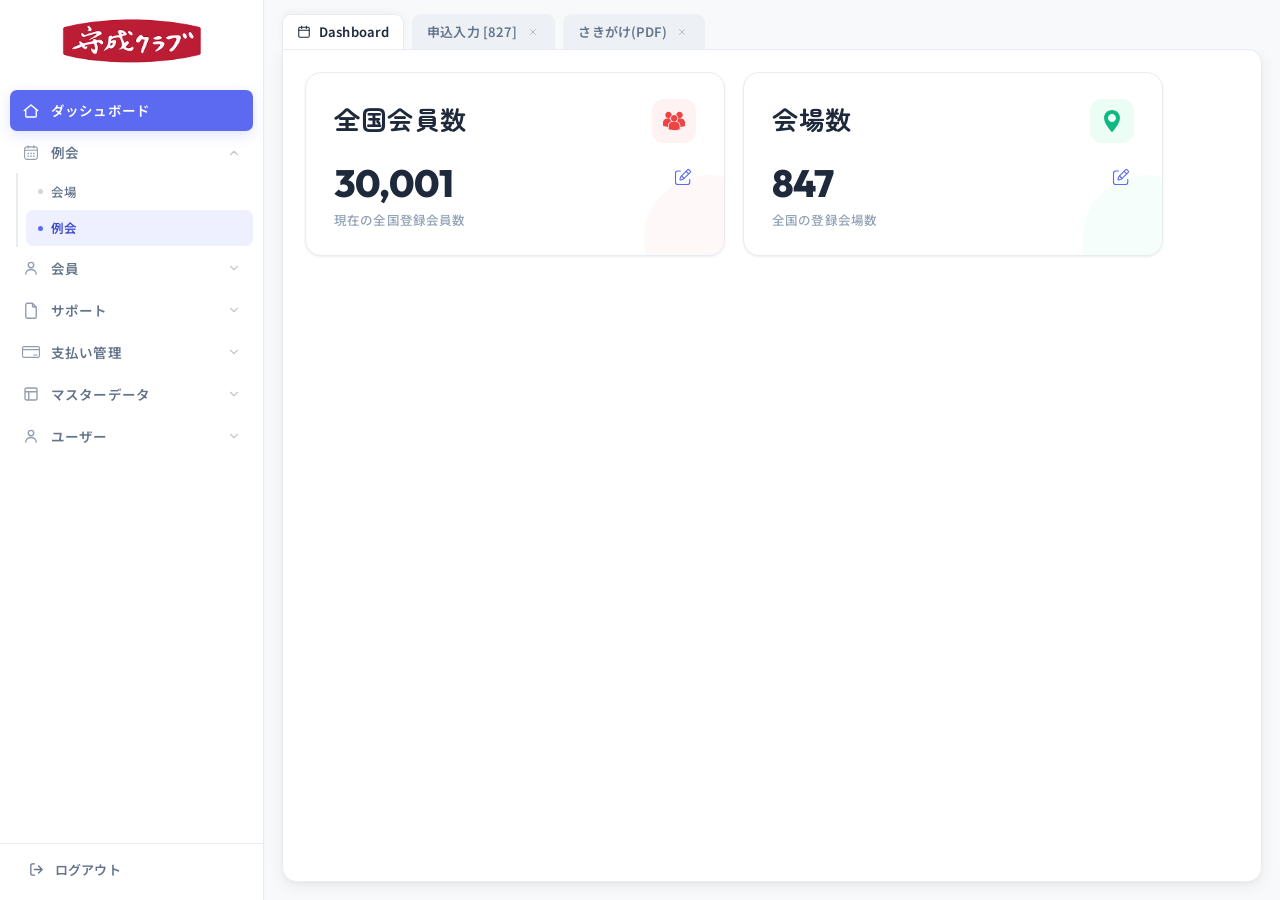
<file: index.html>
<!DOCTYPE html>
<html lang="ja">

<head>
  <meta charset="UTF-8">
  <meta name="viewport" content="width=device-width, initial-scale=1.0">
  <title>Syusei Club</title>
  <link rel="preconnect" href="https://fonts.googleapis.com">
  <link rel="preconnect" href="https://fonts.gstatic.com" crossorigin>
  <link
    href="https://fonts.googleapis.com/css2?family=Zen+Maru+Gothic:wght@500;700;900&family=Noto+Sans+JP:wght@400;500;600;700&family=Outfit:wght@400;500;600;700;800&display=swap"
    rel="stylesheet">
    <link rel="stylesheet" href="https://cdnjs.cloudflare.com/ajax/libs/font-awesome/6.5.1/css/all.min.css">
    <link rel="stylesheet" href="style.css">

</head>

<body>
  <div class="app">
    <!-- ============ SIDEBAR ============ -->
    <aside class="sidebar">
      <div class="brand">
        <div class="logo">
          <img src="images/logo.png" alt="Syusei Club">
        </div>
      </div>
      <nav class="nav">
        <div class="nav-group">
          <div class="nav-item active" data-view="dashboard">
            <svg class="ic" viewBox="0 0 24 24" fill="none">
              <path d="M3 11.5 12 4l9 7.5M5 10v9a1 1 0 0 0 1 1h12a1 1 0 0 0 1-1v-9" stroke="currentColor"
                stroke-width="1.8" stroke-linecap="round" stroke-linejoin="round" />
            </svg>
            ダッシュボード
          </div>
        </div>
        <div class="nav-group open">
          <div class="nav-item" onclick="toggleGroup(this)">
            <svg xmlns="http://www.w3.org/2000/svg" version="1.1" width="18" height="18" viewBox="0 0 64 64"
              fill="currentColor" class="ic">
              <path
                d="M56.562 17.372C56.246 12.117 51.858 8 46.573 8H44V6a2 2 0 0 0-4 0v2H24V6a2 2 0 0 0-4 0v2h-2.573c-5.286 0-9.674 4.117-9.989 9.372-.593 9.884-.582 19.91.033 29.799.312 5.022 4.335 9.045 9.357 9.357 5.033.313 10.102.469 15.171.469 5.068 0 10.138-.156 15.171-.469 5.022-.312 9.045-4.335 9.357-9.357.616-9.884.627-19.909.035-29.799zm-4.026 29.551a6.006 6.006 0 0 1-5.613 5.613c-9.902.615-19.944.615-29.846 0a6.006 6.006 0 0 1-5.613-5.613A241.309 241.309 0 0 1 11.147 24h41.707c.252 7.64.155 15.323-.318 22.923zM22 16a2 2 0 0 0 2-2v-2h16v2a2 2 0 0 0 4 0v-2h2.573c3.173 0 5.807 2.465 5.996 5.611.047.794.067 1.593.106 2.389h-41.35c.04-.796.059-1.595.106-2.389C11.62 14.465 14.253 12 17.427 12H20v2a2 2 0 0 0 2 2z" />
              <circle cx="22" cy="33" r="3" />
              <circle cx="32" cy="33" r="3" />
              <circle cx="22" cy="43" r="3" />
              <circle cx="42" cy="33" r="3" />
              <circle cx="42" cy="43" r="3" />
              <circle cx="32" cy="43" r="3" />
            </svg>
            例会
            <svg class="chev" viewBox="0 0 24 24" fill="none">
              <path d="m6 9 6 6 6-6" stroke="currentColor" stroke-width="2" stroke-linecap="round"
                stroke-linejoin="round" />
            </svg>
          </div>
          <div class="subnav">
            <div class="subitem"><span class="dot"></span>会場</div>
            <div class="subitem active" data-view="form"><span class="dot"></span>例会</div>
          </div>
        </div>
        <div class="nav-group">
          <div class="nav-item" onclick="toggleGroup(this)">
            <svg class="ic" viewBox="0 0 24 24" fill="none">
              <circle cx="12" cy="8" r="3.6" stroke="currentColor" stroke-width="1.8" />
              <path d="M5 20c0-3.3 3.1-6 7-6s7 2.7 7 6" stroke="currentColor" stroke-width="1.8"
                stroke-linecap="round" />
            </svg>
            会員
            <svg class="chev" viewBox="0 0 24 24" fill="none">
              <path d="m6 9 6 6 6-6" stroke="currentColor" stroke-width="2" stroke-linecap="round"
                stroke-linejoin="round" />
            </svg>
          </div>
          <div class="subnav">
            <div class="subitem"><span class="dot"></span>会員</div>
            <div class="subitem"><span class="dot"></span>会員店舗</div>
            <div class="subitem"><span class="dot"></span>会員紹介実績</div>
            <div class="subitem"><span class="dot"></span>会員実績（バッジ）</div>
            <div class="subitem"><span class="dot"></span>お気に入り店舗</div>
            <div class="subitem"><span class="dot"></span>お気に入り例会</div>
          </div>
        </div>
        <div class="nav-group">
          <div class="nav-item" onclick="toggleGroup(this)">
            <svg class="ic" viewBox="0 0 24 24" fill="none">
              <path d="M14 3v4a1 1 0 0 0 1 1h4M5 21V5a2 2 0 0 1 2-2h7l5 5v13a2 2 0 0 1-2 2H7a2 2 0 0 1-2-2Z"
                stroke="currentColor" stroke-width="1.8" stroke-linecap="round" stroke-linejoin="round" />
            </svg>
            サポート
            <svg class="chev" viewBox="0 0 24 24" fill="none">
              <path d="m6 9 6 6 6-6" stroke="currentColor" stroke-width="2" stroke-linecap="round"
                stroke-linejoin="round" />
            </svg>
          </div>
          <div class="subnav">
            <div class="subitem"><span class="dot"></span>お知らせ</div>
            <div class="subitem"><span class="dot"></span>新設会場情報</div>
            <div class="subitem"><span class="dot"></span>さきがけ（入会情報）</div>
            <div class="subitem" data-view="document"><span class="dot"></span>さきがけ(PDF)</div>
            <div class="subitem"><span class="dot"></span>ヘルプ内容</div>
            <div class="subitem"><span class="dot"></span>よくある質問</div>
          </div>
        </div>
        <div class="nav-group">
          <div class="nav-item" onclick="toggleGroup(this)">
            <svg xmlns="http://www.w3.org/2000/svg" version="1.1" width="17" height="17" viewBox="0 0 512 512"
              fill="currentColor" class="ic">
              <path
                d="M457.9 87.869H54.1c-29.83 0-54.1 24.27-54.1 54.1v228.063c0 29.83 24.27 54.1 54.101 54.1h403.8c29.83 0 54.1-24.27 54.1-54.1V141.969c-.001-29.83-24.271-54.1-54.101-54.1zm-403.799 32h403.8c12.186 0 22.1 9.914 22.1 22.1v31.762H32v-31.762c0-12.186 9.914-22.1 22.101-22.1zM457.9 392.131H54.1c-12.187 0-22.101-9.914-22.101-22.1V205.73h448v164.301c.001 12.186-9.913 22.1-22.099 22.1zm-11.35-49.551c0 8.837-7.163 16-16 16h-98.4c-8.837 0-16-7.163-16-16s7.163-16 16-16h98.4c8.837 0 16 7.163 16 16z" />
            </svg>
            支払い管理
            <svg class="chev" viewBox="0 0 24 24" fill="none">
              <path d="m6 9 6 6 6-6" stroke="currentColor" stroke-width="2" stroke-linecap="round"
                stroke-linejoin="round" />
            </svg>
          </div>
          <div class="subnav">
            <div class="subitem"><span class="dot"></span>サブスクリプション</div>
            <div class="subitem"><span class="dot"></span>請求書管理</div>
            <div class="subitem"><span class="dot"></span>支払い管理</div>
          </div>
        </div>
        <div class="nav-group">
          <div class="nav-item" onclick="toggleGroup(this)">
            <svg class="ic" viewBox="0 0 24 24" fill="none">
              <rect x="4" y="4" width="16" height="16" rx="2" stroke="currentColor" stroke-width="1.8" />
              <path d="M4 9h16M9 9v11" stroke="currentColor" stroke-width="1.8" />
            </svg>
            マスターデータ
            <svg class="chev" viewBox="0 0 24 24" fill="none">
              <path d="m6 9 6 6 6-6" stroke="currentColor" stroke-width="2" stroke-linecap="round"
                stroke-linejoin="round" />
            </svg>
          </div>
          <div class="subnav">
            <div class="subitem"><span class="dot"></span>都道府県管理</div>
            <div class="subitem"><span class="dot"></span>店舗カテゴリーマスター</div>
            <div class="subitem"><span class="dot"></span>バッジマスター</div>
            <div class="subitem"><span class="dot"></span>フィールドオプション</div>
            <div class="subitem"><span class="dot"></span>フィールドオプションデータ</div>
            <div class="subitem"><span class="dot"></span>システムユーザーリスト</div>
            <div class="subitem"><span class="dot"></span>システム設定</div>
          </div>
        </div>
        <div class="nav-group">
          <div class="nav-item" onclick="toggleGroup(this)">
            <svg class="ic" viewBox="0 0 24 24" fill="none">
              <circle cx="12" cy="8" r="3.6" stroke="currentColor" stroke-width="1.8" />
              <path d="M5 20c0-3.3 3.1-6 7-6s7 2.7 7 6" stroke="currentColor" stroke-width="1.8"
                stroke-linecap="round" />
            </svg>
            ユーザー
            <svg class="chev" viewBox="0 0 24 24" fill="none">
              <path d="m6 9 6 6 6-6" stroke="currentColor" stroke-width="2" stroke-linecap="round"
                stroke-linejoin="round" />
            </svg>
          </div>
          <div class="subnav">
            <div class="subitem"><span class="dot"></span>ユーザー管理</div>
          </div>
        </div>
      </nav>
      <div class="logout-wrapper">
        <div class="logout">
          <svg viewBox="0 0 24 24" fill="none">
            <path d="M15 17l5-5-5-5M20 12H9M9 4H6a2 2 0 0 0-2 2v12a2 2 0 0 0 2 2h3" stroke="currentColor"
              stroke-width="1.8" stroke-linecap="round" stroke-linejoin="round" />
          </svg>
          ログアウト
        </div>
      </div>
    </aside>

    <!-- ============ MAIN ============ -->
    <div class="main">
      <div class="tabs">
        <div class="tab active" data-view="dashboard">
          <svg viewBox="0 0 24 24" fill="none" width="14" height="14">
            <rect x="3" y="4" width="18" height="17" rx="2" stroke="currentColor" stroke-width="1.8" />
            <path d="M3 9h18M8 2v4M16 2v4" stroke="currentColor" stroke-width="1.8" stroke-linecap="round" />
          </svg>
          Dashboard
        </div>
        <div class="tab" data-view="form">
          申込入力 [827]
          <span class="x"><svg viewBox="0 0 24 24" fill="none">
              <path d="M6 6l12 12M18 6 6 18" stroke="currentColor" stroke-width="2.2" stroke-linecap="round" />
            </svg></span>
        </div>
        <div class="tab" data-view="document">
         さきがけ(PDF)
          <span class="x"><svg viewBox="0 0 24 24" fill="none">
              <path d="M6 6l12 12M18 6 6 18" stroke="currentColor" stroke-width="2.2" stroke-linecap="round" />
            </svg></span>
        </div>
      </div>

      <div class="view-wrap">
        <!-- ===== DASHBOARD ===== -->
        <section class="view active" id="view-dashboard">
          <div class="cards-grid">
            <div class="stat-card members-card" data-setting-id="2">
              <div class="stat-header">
                <div>
                  <div class="stat-title">全国会員数</div>
                </div>
                <div class="stat-icon">
                  <svg xmlns="http://www.w3.org/2000/svg" version="1.1" width="22" height="22" viewBox="0 0 80.13 80.13"
                    fill="currentColor">
                    <path
                      d="M48.355 17.922c3.705 2.323 6.303 6.254 6.776 10.817a11.69 11.69 0 0 0 4.966 1.112c6.491 0 11.752-5.261 11.752-11.751 0-6.491-5.261-11.752-11.752-11.752-6.429.002-11.644 5.169-11.742 11.574zm-7.699 24.062c6.491 0 11.752-5.262 11.752-11.752s-5.262-11.751-11.752-11.751c-6.49 0-11.754 5.262-11.754 11.752s5.264 11.751 11.754 11.751zm4.985.801h-9.972c-8.297 0-15.047 6.751-15.047 15.048v12.195l.031.191.84.263c7.918 2.474 14.797 3.299 20.459 3.299 11.059 0 17.469-3.153 17.864-3.354l.785-.397h.084V57.833c.003-8.297-6.747-15.048-15.044-15.048zm19.443-12.132h-9.895a14.483 14.483 0 0 1-4.47 10.088c7.375 2.193 12.771 9.032 12.771 17.11v3.758c9.77-.358 15.4-3.127 15.771-3.313l.785-.398h.084V45.699c0-8.296-6.75-15.046-15.046-15.046zm-45.049-.8c2.299 0 4.438-.671 6.25-1.814a14.544 14.544 0 0 1 5.467-9.276c.012-.22.033-.438.033-.66 0-6.491-5.262-11.752-11.75-11.752-6.492 0-11.752 5.261-11.752 11.752 0 6.488 5.26 11.75 11.752 11.75zm10.554 10.888a14.492 14.492 0 0 1-4.467-10.032c-.367-.027-.73-.056-1.104-.056h-9.971C6.75 30.653 0 37.403 0 45.699v12.197l.031.188.84.265c6.352 1.983 12.021 2.897 16.945 3.185v-3.683c.002-8.078 5.396-14.915 12.773-17.11z" />
                  </svg>
                </div>
              </div>
              <div class="number-wrapper">
                <div class="stat-number">30,001</div>
                <a href="javascript:void(0)" class="editBtn editBtnJS" data-id="2"
                  data-url="http://syusei-club-community.com/settings/2/edit" title="Edit" style="z-index:999;">
                  <span><svg xmlns="http://www.w3.org/2000/svg" version="1.1" width="18" height="18" viewBox="0 0 24 24"
                      fill="currentColor">
                      <path
                        d="M22.099 6.429c-2.126 2.126-7.116 7.115-8.333 8.328a2.756 2.756 0 0 1-.912.604c-.976.405-3.357 1.339-4.057 1.386a1.45 1.45 0 0 1-1.544-1.544c.047-.7.981-3.079 1.379-4.051.139-.345.346-.658.609-.92l8.33-8.331a2.153 2.153 0 0 1 3.042 0l1.486 1.486a2.153 2.153 0 0 1 0 3.042zM8.756 15.244c.684-.086 2.683-.92 3.523-1.269a1.249 1.249 0 0 0 .426-.279l.001-.001a8610.44 8610.44 0 0 0 8.332-8.327.65.65 0 0 0 0-.92l-1.486-1.486a.65.65 0 0 0-.92 0l-8.331 8.331a1.24 1.24 0 0 0-.277.419l-.002.004c-.345.842-1.18 2.843-1.266 3.528z" />
                      <path
                        d="M20.118 7.349a.75.75 0 1 1-1.061 1.061L15.59 4.943a.75.75 0 1 1 1.061-1.061zM13.997 13.47a.749.749 0 1 1-1.06 1.06L9.47 11.063a.749.749 0 1 1 1.06-1.06z" />
                      <path
                        d="M8.5 3.25a.75.75 0 0 1 0 1.5H5A2.25 2.25 0 0 0 2.75 7v12A2.25 2.25 0 0 0 5 21.25h13A2.25 2.25 0 0 0 20.25 19v-3.5a.75.75 0 0 1 1.5 0V19A3.752 3.752 0 0 1 18 22.75H5A3.752 3.752 0 0 1 1.25 19V7A3.75 3.75 0 0 1 5 3.25z" />
                    </svg></span>
                </a>
              </div>
              <div class="stat-subtitle">現在の全国登録会員数</div>
            </div>
            <div class="stat-card venues-card" data-setting-id="3">
              <div class="stat-header">
                <div>
                  <div class="stat-title">会場数</div>
                </div>
                <div class="stat-icon">
                  <svg xmlns="http://www.w3.org/2000/svg" version="1.1" width="22" height="22" viewBox="0 0 512 512"
                    fill="currentColor">
                    <path
                      d="M256 0C153.755 0 70.573 83.182 70.573 185.426c0 126.888 165.939 313.167 173.004 321.035 6.636 7.391 18.222 7.378 24.846 0 7.065-7.868 173.004-194.147 173.004-321.035C441.425 83.182 358.244 0 256 0zm0 278.719c-51.442 0-93.292-41.851-93.292-93.293S204.559 92.134 256 92.134s93.291 41.851 93.291 93.293-41.85 93.292-93.291 93.292z" />
                  </svg>
                </div>
              </div>
              <div class="number-wrapper">
                <div class="stat-number">847</div>
                <a href="javascript:void(0)" class="editBtn editBtnJS" data-id="3" title="Edit" style="z-index:999;">
                  <span><svg xmlns="http://www.w3.org/2000/svg" version="1.1" width="18" height="18" viewBox="0 0 24 24"
                      fill="currentColor">
                      <path
                        d="M22.099 6.429c-2.126 2.126-7.116 7.115-8.333 8.328a2.756 2.756 0 0 1-.912.604c-.976.405-3.357 1.339-4.057 1.386a1.45 1.45 0 0 1-1.544-1.544c.047-.7.981-3.079 1.379-4.051.139-.345.346-.658.609-.92l8.33-8.331a2.153 2.153 0 0 1 3.042 0l1.486 1.486a2.153 2.153 0 0 1 0 3.042zM8.756 15.244c.684-.086 2.683-.92 3.523-1.269a1.249 1.249 0 0 0 .426-.279l.001-.001a8610.44 8610.44 0 0 0 8.332-8.327.65.65 0 0 0 0-.92l-1.486-1.486a.65.65 0 0 0-.92 0l-8.331 8.331a1.24 1.24 0 0 0-.277.419l-.002.004c-.345.842-1.18 2.843-1.266 3.528z" />
                      <path
                        d="M20.118 7.349a.75.75 0 1 1-1.061 1.061L15.59 4.943a.75.75 0 1 1 1.061-1.061zM13.997 13.47a.749.749 0 1 1-1.06 1.06L9.47 11.063a.749.749 0 1 1 1.06-1.06z" />
                      <path
                        d="M8.5 3.25a.75.75 0 0 1 0 1.5H5A2.25 2.25 0 0 0 2.75 7v12A2.25 2.25 0 0 0 5 21.25h13A2.25 2.25 0 0 0 20.25 19v-3.5a.75.75 0 0 1 1.5 0V19A3.752 3.752 0 0 1 18 22.75H5A3.752 3.752 0 0 1 1.25 19V7A3.75 3.75 0 0 1 5 3.25z" />
                    </svg></span>
                </a>
              </div>
              <div class="stat-subtitle">全国の登録会場数</div>
            </div>
          </div>
        </section>

        <!-- ===== FORM VIEW ===== -->
        <section class="view" id="view-form">
          <div class="form-scroll">
            <div class="card-grid">
              <div class="lines">
                <div class="lines-head">
                  <div class="grid-filter">
                    <a href="#" class="filter-btn" title="フィルター">
                      <svg xmlns="http://www.w3.org/2000/svg" version="1.1" width="24" height="24" viewBox="0 0 512 512"
                        fill="currentColor">
                        <path
                          d="M16 90.259h243.605c7.342 33.419 37.186 58.508 72.778 58.508s65.436-25.088 72.778-58.508H496c8.836 0 16-7.164 16-16s-7.164-16-16-16h-90.847c-7.356-33.402-37.241-58.507-72.77-58.507-35.548 0-65.419 25.101-72.772 58.507H16c-8.836 0-16 7.164-16 16s7.164 16 16 16zm273.877-15.958.001-.172c.07-23.367 19.137-42.376 42.505-42.376 23.335 0 42.403 18.983 42.504 42.339l.003.235c-.037 23.407-19.091 42.441-42.507 42.441-23.406 0-42.454-19.015-42.507-42.408zM496 421.74h-90.847c-7.357-33.401-37.241-58.507-72.77-58.507-35.548 0-65.419 25.102-72.772 58.507H16c-8.836 0-16 7.163-16 16s7.164 16 16 16h243.605c7.342 33.419 37.186 58.508 72.778 58.508s65.436-25.089 72.778-58.508H496c8.836 0 16-7.163 16-16s-7.164-16-16-16zm-163.617 58.508c-23.406 0-42.454-19.015-42.507-42.408l.001-.058.001-.172c.07-23.367 19.137-42.377 42.505-42.377 23.335 0 42.403 18.983 42.504 42.338l.003.235c-.034 23.41-19.089 42.442-42.507 42.442zM496 240H252.395c-7.342-33.419-37.186-58.507-72.778-58.507S114.181 206.581 106.839 240H16c-8.836 0-16 7.164-16 16 0 8.837 7.164 16 16 16h90.847c7.357 33.401 37.241 58.507 72.77 58.507 35.548 0 65.419-25.102 72.772-58.507H496c8.836 0 16-7.163 16-16 0-8.836-7.164-16-16-16zm-273.877 15.958-.001.172c-.07 23.367-19.137 42.376-42.505 42.376-23.335 0-42.403-18.983-42.504-42.338l-.003-.234c.035-23.41 19.09-42.441 42.507-42.441 23.406 0 42.454 19.014 42.507 42.408z" />
                      </svg>
                    </a>
                    <a href="#" class="reload-btn" title="リロード">
                      <svg xmlns="http://www.w3.org/2000/svg" version="1.1" width="24" height="24" viewBox="0 0 24 24"
                        fill="currentColor">
                        <path
                          d="M21 4a1 1 0 0 0-1 1v1.004A10.02 10.02 0 0 0 12 2a9.946 9.946 0 0 0-9.753 7.778 1 1 0 0 0 1.951.444A7.955 7.955 0 0 1 12 4c2.885 0 5.502 1.565 6.914 4H17a1 1 0 1 0 0 2h4a1 1 0 0 0 1-1V5a1 1 0 0 0-1-1zM3 20a1 1 0 0 0 1-1v-1.025A9.924 9.924 0 0 0 12 22a9.946 9.946 0 0 0 9.753-7.778 1 1 0 0 0-1.951-.444A7.955 7.955 0 0 1 12 20c-2.886 0-5.478-1.528-6.908-4H7a1 1 0 1 0 0-2H3a1 1 0 0 0-1 1v4a1 1 0 0 0 1 1z" />
                      </svg>
                    </a>
                  </div>
                  <button class="btn btn-primary">
                    <svg viewBox="0 0 24 24" fill="none" width="16" height="16">
                      <path d="M4 4h16v4H4V4zm0 6h16v10H4V10z" stroke="currentColor" stroke-width="1.8"
                        stroke-linecap="round" stroke-linejoin="round"></path>
                      <path d="M8 14h8M8 17h5" stroke="currentColor" stroke-width="1.8" stroke-linecap="round"></path>
                    </svg>
                    CSVエクスポート
                  </button>
                </div>
                <div class="tbl-wrap">
                  <table>
                    <thead>
                      <tr>
                        <th>行No</th>
                        <th>操作</th>
                        <th>開催日</th>
                        <th>開催時間</th>
                        <th>例会名</th>
                        <th>会場コード</th>
                        <th>会場名</th>
                        <th>開催場所（施設名）</th>
                        <th>予定参加者数</th>
                        <th>郵便番号</th>
                        <th>住所</th>
                      </tr>
                    </thead>
                    <tbody>
                      <tr class="filter-row">
                        <th></th>
                        <th></th>
                        <th><input type="date"></th>
                        <th><input type="text" placeholder="絞り込み"></th>
                        <th><input type="text" placeholder="絞り込み"></th>
                        <th><input type="text" placeholder="絞り込み"></th>
                        <th><input type="text" placeholder="絞り込み"></th>
                        <th><input type="text" placeholder="絞り込み"></th>
                        <th><input type="text" placeholder="絞り込み"></th>
                        <th><input type="text" placeholder="絞り込み"></th>
                        <th><input type="text" placeholder="絞り込み"></th>
                      </tr>
                      <tr>
                        <td class="num">1</td>
                        <td>
                          <div class="rowact">
                            <button class="iconbtn" onclick="openModal()">
                              <svg viewBox="0 0 24 24" fill="none">
                                <path d="M12 20h9M16.5 3.5a2.1 2.1 0 0 1 3 3L7 19l-4 1 1-4 12.5-12.5Z"
                                  stroke="currentColor" stroke-width="1.8" stroke-linecap="round"
                                  stroke-linejoin="round" />
                              </svg>
                            </button>
                            <button class="iconbtn del">
                              <svg viewBox="0 0 24 24" fill="none">
                                <path d="M4 7h16M9 7V4h6v3m-8 0 1 13h8l1-13" stroke="currentColor" stroke-width="1.8"
                                  stroke-linecap="round" stroke-linejoin="round" />
                              </svg>
                            </button>
                          </div>
                        </td>
                        <td>2026-08-25</td>
                        <td>11:30~</td>
                        <td>第17回 ヒノノ高松例会</td>
                        <td>22502</td>
                        <td>ヒノノ高松</td>
                        <td>KANEMITSU CAPITAL HOTEL</td>
                        <td class="num">40</td>
                        <td>760-0008</td>
                        <td>香川県高松市中野町23-1</td>
                      </tr>
                      <tr>
                        <td class="num">2</td>
                        <td>
                          <div class="rowact">
                            <button class="iconbtn" onclick="openModal()">
                              <svg viewBox="0 0 24 24" fill="none">
                                <path d="M12 20h9M16.5 3.5a2.1 2.1 0 0 1 3 3L7 19l-4 1 1-4 12.5-12.5Z"
                                  stroke="currentColor" stroke-width="1.8" stroke-linecap="round"
                                  stroke-linejoin="round" />
                              </svg>
                            </button>
                            <button class="iconbtn del">
                              <svg viewBox="0 0 24 24" fill="none">
                                <path d="M4 7h16M9 7V4h6v3m-8 0 1 13h8l1-13" stroke="currentColor" stroke-width="1.8"
                                  stroke-linecap="round" stroke-linejoin="round" />
                              </svg>
                            </button>
                          </div>
                        </td>
                        <td>2026-12-08</td>
                        <td>11:30~</td>
                        <td>第21回 ヒノノ高松例会</td>
                        <td>22502</td>
                        <td>ヒノノ高松</td>
                        <td>KANEMITSU CAPITAL HOTEL</td>
                        <td class="num">40</td>
                        <td>760-0008</td>
                        <td>香川県高松市中野町23-1</td>
                      </tr>
                      <tr>
                        <td class="num">3</td>
                        <td>
                          <div class="rowact">
                            <button class="iconbtn" onclick="openModal()">
                              <svg viewBox="0 0 24 24" fill="none">
                                <path d="M12 20h9M16.5 3.5a2.1 2.1 0 0 1 3 3L7 19l-4 1 1-4 12.5-12.5Z"
                                  stroke="currentColor" stroke-width="1.8" stroke-linecap="round"
                                  stroke-linejoin="round" />
                              </svg>
                            </button>
                            <button class="iconbtn del">
                              <svg viewBox="0 0 24 24" fill="none">
                                <path d="M4 7h16M9 7V4h6v3m-8 0 1 13h8l1-13" stroke="currentColor" stroke-width="1.8"
                                  stroke-linecap="round" stroke-linejoin="round" />
                              </svg>
                            </button>
                          </div>
                        </td>
                        <td>2026-10-13</td>
                        <td>11:30~</td>
                        <td>第19回 ヒノノ高松例会</td>
                        <td>22502</td>
                        <td>ヒノノ高松</td>
                        <td>KANEMITSU CAPITAL HOTEL</td>
                        <td class="num">40</td>
                        <td>760-0008</td>
                        <td>香川県高松市中野町23-1</td>
                      </tr>
                      <tr>
                        <td class="num">4</td>
                        <td>
                          <div class="rowact">
                            <button class="iconbtn" onclick="openModal()">
                              <svg viewBox="0 0 24 24" fill="none">
                                <path d="M12 20h9M16.5 3.5a2.1 2.1 0 0 1 3 3L7 19l-4 1 1-4 12.5-12.5Z"
                                  stroke="currentColor" stroke-width="1.8" stroke-linecap="round"
                                  stroke-linejoin="round" />
                              </svg>
                            </button>
                            <button class="iconbtn del">
                              <svg viewBox="0 0 24 24" fill="none">
                                <path d="M4 7h16M9 7V4h6v3m-8 0 1 13h8l1-13" stroke="currentColor" stroke-width="1.8"
                                  stroke-linecap="round" stroke-linejoin="round" />
                              </svg>
                            </button>
                          </div>
                        </td>
                        <td>2026-09-17</td>
                        <td>11:30~</td>
                        <td>第18回 ヒノノ高松例会</td>
                        <td>22502</td>
                        <td>ヒノノ高松</td>
                        <td>KANEMITSU CAPITAL HOTEL</td>
                        <td class="num">40</td>
                        <td>760-0008</td>
                        <td>香川県高松市中野町23-1</td>
                      </tr>
                    </tbody>
                  </table>
                </div>
              </div>
            </div>
          </div>
        </section>
        <section class="view" id="view-document">
          <div class="doc-view">
            <!-- Upload Card -->
            <div class="doc-card">
              <div class="doc-card-head">
                <i class="fas fa-cloud-upload-alt"></i>
                <span>アップロード</span>
              </div>
              <div class="doc-card-body">
                <form id="documentUploadForm" enctype="multipart/form-data">
                  <div class="doc-form-row">
                    <div class="doc-field">
                      <label><i class="far fa-file-alt"></i> タイトル</label>
                      <input type="text" name="title" class="doc-input" placeholder="例: 支店別月次報告">
                    </div>
                    <div class="doc-field">
                      <label><i class="far fa-calendar-alt"></i> 年月 <span class="req">*</span></label>
                      <input type="text" id="documentMonthInput" name="document_month" class="doc-input doc-month"
                        value="2026-06" readonly>
                    </div>
                  </div>
                  <div class="doc-upload-row">
                    <label class="doc-ulabel"><i class="far fa-file-pdf"></i> PDFファイル <span class="req">*</span></label>
                    <div class="file-pick">
                      <div class="input-wrapper">
                        <input type="file" id="documentFileInput" class="file-hidden" accept="application/pdf"
                          name="inputFile">
                        <label for="documentFileInput" class="pick-btn">
                          <i class="fas fa-folder-open"></i> ファイルを選択
                        </label>
                        <span class="pick-name" id="documentFileNameDisplay">ファイルが選択されていません</span>
                      </div>
                      <button type="button" id="documentUploadBtn" class="btn btn-primary doc-upload-btn">
                        <i class="fas fa-upload"></i> アップロード
                      </button>
                    </div>
                  </div>
                </form>
              </div>
            </div>

            <!-- File Category Lists -->
            <div class="file-cats" id="documentCategoryList">
              <div class="file-card" data-category="MEMBERSHIP_INFORMATION">
                <div class="file-card-head">
                  <i class="fas fa-folder-open"></i>
                  <span>MEMBERSHIP_INFORMATION</span>
                </div>
                <ul class="file-items">
                  <li class="file-row" data-document-id="104" data-file-name="dummy2.pdf">
                    <div class="file-info">
                      <a href="#" target="_blank" class="file-link">
                        <i class="far fa-file-pdf"></i> dummy2.pdf
                      </a>
                      <div class="file-meta">
                        <span>📄 タイトル: <strong>dummy2</strong></span>
                        <span>📅 年月: <span class="month-chip">2026-06</span></span>
                        <span>🕒 更新日時: 2026-06-03 18:09</span>
                      </div>
                    </div>
                    <button class="ico-btn del-ico" title="削除">
                      <i class="far fa-trash-alt"></i>
                    </button>
                  </li>
                  <li class="file-row" data-document-id="103" data-file-name="dummy1.pdf">
                    <div class="file-info">
                      <a href="#" target="_blank" class="file-link">
                        <i class="far fa-file-pdf"></i> dummy1.pdf
                      </a>
                      <div class="file-meta">
                        <span>📄 タイトル: <strong>dummy1</strong></span>
                        <span>📅 年月: <span class="month-chip">2026-06</span></span>
                        <span>🕒 更新日時: 2026-06-03 17:58</span>
                      </div>
                    </div>
                    <button class="ico-btn del-ico" title="削除">
                      <i class="far fa-trash-alt"></i>
                    </button>
                  </li>
                </ul>
              </div>
            </div>
          </div>
        </section>
      </div>
    </div>
  </div>

  <!-- ===== MODAL ===== -->
  <div class="overlay" id="overlay">
    <div class="modal">
      <div class="modal-head">
        <div class="micon">
          <svg viewBox="0 0 24 24" fill="none">
            <path d="M12 20h9M16.5 3.5a2.1 2.1 0 0 1 3 3L7 19l-4 1 1-4 12.5-12.5Z" stroke="currentColor"
              stroke-width="1.8" stroke-linecap="round" stroke-linejoin="round" />
          </svg>
        </div>
        <div>
          <h3>例会詳細の編集</h3>
          <div class="sub">第17回 ヒノノ高松例会 · 2026-08-25</div>
        </div>
        <button class="modal-close" onclick="closeModal()">
          <svg viewBox="0 0 24 24" fill="none">
            <path d="M6 6l12 12M18 6 6 18" stroke="currentColor" stroke-width="2.2" stroke-linecap="round" />
          </svg>
        </button>
      </div>
      <div class="modal-body">
        <div class="mgrid">
          <div class="mfield span2 req-field">
            <label>例会名 <span class="req">*</span></label>
            <input class="ro" value="第17回 ヒノノ高松例会" readonly>
          </div>
          <div class="mfield req-field">
            <label>開催日 <span class="req">*</span></label>
            <input type="date" value="2026-08-25">
          </div>
          <div class="mfield req-field">
            <label>開催時間 <span class="req">*</span></label>
            <input value="11:30~">
          </div>
          <div class="mfield">
            <label>会場コード</label>
            <input class="ro num" value="22502" readonly>
          </div>
          <div class="mfield">
            <label>会場名</label>
            <input class="ro" value="ヒノノ高松" readonly>
          </div>
          <div class="mfield span2">
            <label>開催場所（施設名）</label>
            <input class="ro" value="KANEMITSU CAPITAL HOTEL" readonly>
          </div>
          <div class="mfield">
            <label>予定参加者数</label>
            <input class="num" value="40">
          </div>
          <div class="mfield">
            <label>郵便番号</label>
            <input value="760-0008">
          </div>
          <div class="mfield span2">
            <label>住所</label>
            <input value="香川県高松市中野町23-1">
          </div>
          <div class="mfield full">
            <label>備考</label>
            <textarea placeholder="メモを入力…"></textarea>
          </div>
        </div>
      </div>
      <div class="modal-foot">
        <button class="btn btn-danger" onclick="closeModal()">閉じる</button>
        <button class="btn btn-primary" onclick="closeModal()">
          <svg viewBox="0 0 24 24" fill="none">
            <path d="M5 13l4 4L19 7" stroke="currentColor" stroke-width="2.2" stroke-linecap="round"
              stroke-linejoin="round" />
          </svg>
          保存
        </button>
      </div>
    </div>
  </div>

  <script src="main.js"></script>
</body>

</html>
</file>
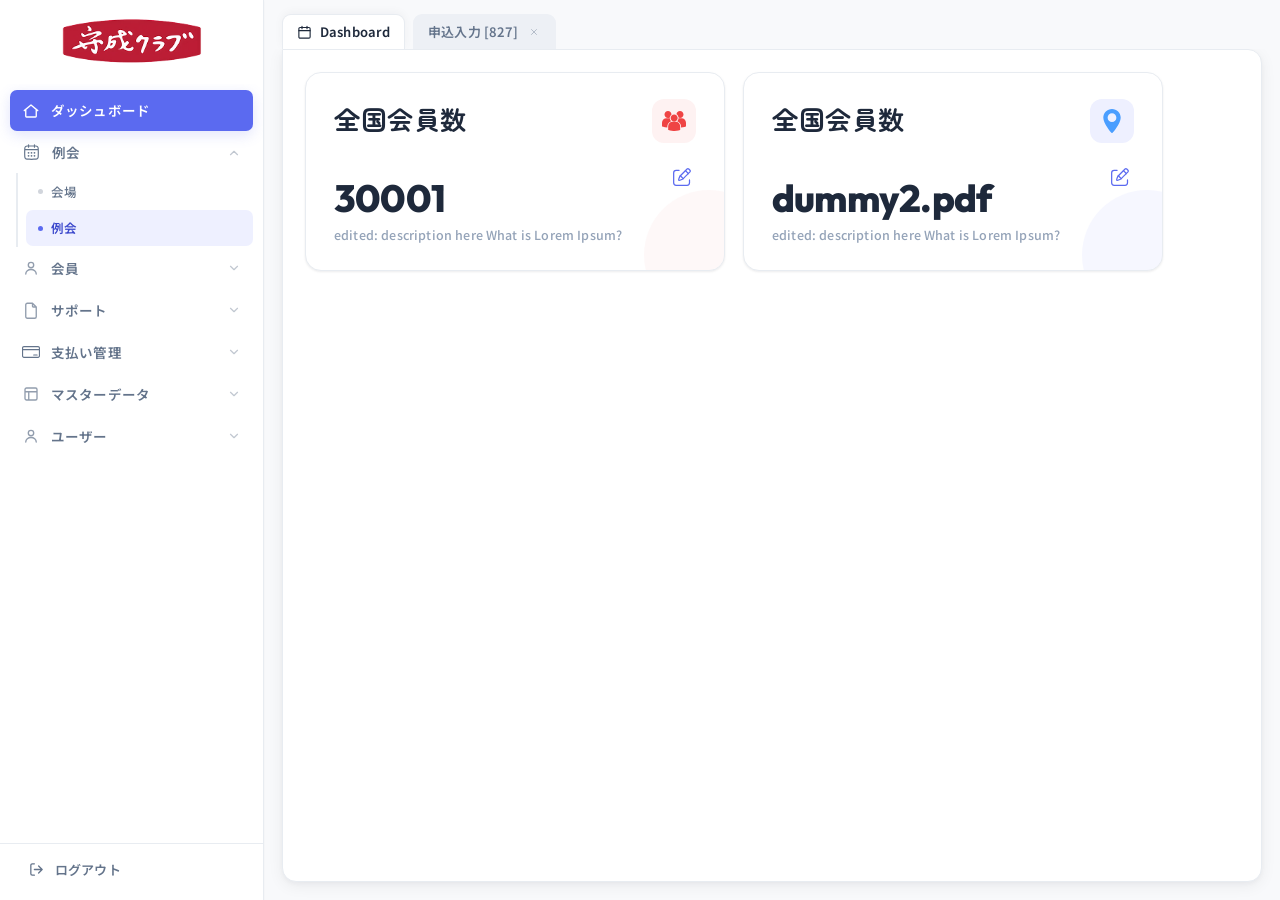
<file: syusei-community.html>
<!DOCTYPE html>
<html lang="ja">

<head>
  <meta charset="UTF-8">
  <meta name="viewport" content="width=device-width, initial-scale=1.0">
  <title>Syusei Club</title>
  <link rel="preconnect" href="https://fonts.googleapis.com">
  <link rel="preconnect" href="https://fonts.gstatic.com" crossorigin>
  <link
    href="https://fonts.googleapis.com/css2?family=Zen+Maru+Gothic:wght@500;700;900&family=Noto+Sans+JP:wght@400;500;600;700&family=Outfit:wght@400;500;600;700;800&display=swap"
    rel="stylesheet">
  <link rel="stylesheet" href="style.css">

</head>

<body>
  <div class="app">
    <!-- ============ SIDEBAR ============ -->
    <aside class="sidebar">
      <div class="brand">
        <div class="logo">
          <img src="images/logo.png" alt="">
        </div>

      </div>
      <nav class="nav">
        <div class="nav-group">
          <div class="nav-item active" data-view="dashboard">
            <svg class="ic" viewBox="0 0 24 24" fill="none">
              <path d="M3 11.5 12 4l9 7.5M5 10v9a1 1 0 0 0 1 1h12a1 1 0 0 0 1-1v-9" stroke="currentColor"
                stroke-width="1.8" stroke-linecap="round" stroke-linejoin="round" />
            </svg>
            ダッシュボード
          </div>
        </div>
        <div class="nav-group open">
          <div class="nav-item" onclick="toggleGroup(this)">
            <svg xmlns="http://www.w3.org/2000/svg" version="1.1" xmlns:xlink="http://www.w3.org/1999/xlink" width="19"
              height="19" x="0" y="0" viewBox="0 0 64 64" style="enable-background:new 0 0 512 512" xml:space="preserve"
              class="">
              <g>
                <path
                  d="M56.562 17.372C56.246 12.117 51.858 8 46.573 8H44V6a2 2 0 0 0-4 0v2H24V6a2 2 0 0 0-4 0v2h-2.573c-5.286 0-9.674 4.117-9.989 9.372-.593 9.884-.582 19.91.033 29.799.312 5.022 4.335 9.045 9.357 9.357 5.033.313 10.102.469 15.171.469 5.068 0 10.138-.156 15.171-.469 5.022-.312 9.045-4.335 9.357-9.357.616-9.884.627-19.909.035-29.799zm-4.026 29.551a6.006 6.006 0 0 1-5.613 5.613c-9.902.615-19.944.615-29.846 0a6.006 6.006 0 0 1-5.613-5.613A241.309 241.309 0 0 1 11.147 24h41.707c.252 7.64.155 15.323-.318 22.923zM22 16a2 2 0 0 0 2-2v-2h16v2a2 2 0 0 0 4 0v-2h2.573c3.173 0 5.807 2.465 5.996 5.611.047.794.067 1.593.106 2.389h-41.35c.04-.796.059-1.595.106-2.389C11.62 14.465 14.253 12 17.427 12H20v2a2 2 0 0 0 2 2z"
                  fill="currentColor" opacity="1" data-original="currentColor" class=""></path>
                <circle cx="22" cy="33" r="3" fill="currentColor" opacity="1" data-original="currentColor" class="">
                </circle>
                <circle cx="32" cy="33" r="3" fill="currentColor" opacity="1" data-original="currentColor" class="">
                </circle>
                <circle cx="22" cy="43" r="3" fill="currentColor" opacity="1" data-original="currentColor" class="">
                </circle>
                <circle cx="42" cy="33" r="3" fill="currentColor" opacity="1" data-original="currentColor" class="">
                </circle>
                <circle cx="42" cy="43" r="3" fill="currentColor" opacity="1" data-original="currentColor" class="">
                </circle>
                <circle cx="32" cy="43" r="3" fill="currentColor" opacity="1" data-original="currentColor" class="">
                </circle>
              </g>
            </svg>
            </svg>
            例会
            <svg class="chev" viewBox="0 0 24 24" fill="none">
              <path d="m6 9 6 6 6-6" stroke="currentColor" stroke-width="2" stroke-linecap="round"
                stroke-linejoin="round" />
            </svg>
          </div>
          <div class="subnav">
            <div class="subitem"><span class="dot"></span>会場</div>
            <div class="subitem active" data-view="form"><span class="dot"></span>例会</div>
          </div>
        </div>
        <div class="nav-group">
          <div class="nav-item" onclick="toggleGroup(this)">
            <svg class="ic" viewBox="0 0 24 24" fill="none">
              <circle cx="12" cy="8" r="3.6" stroke="currentColor" stroke-width="1.8" />
              <path d="M5 20c0-3.3 3.1-6 7-6s7 2.7 7 6" stroke="currentColor" stroke-width="1.8"
                stroke-linecap="round" />
            </svg>
            会員
            <svg class="chev" viewBox="0 0 24 24" fill="none">
              <path d="m6 9 6 6 6-6" stroke="currentColor" stroke-width="2" stroke-linecap="round"
                stroke-linejoin="round" />
            </svg>
          </div>
          <div class="subnav">
            <div class="subitem"><span class="dot"></span>会員</div>
            <div class="subitem"><span class="dot"></span>会員店舗</div>
            <div class="subitem"><span class="dot"></span>会員紹介実績</div>
            <div class="subitem"><span class="dot"></span>会員実績（バッジ）</div>
            <div class="subitem"><span class="dot"></span>お気に入り店舗</div>
            <div class="subitem"><span class="dot"></span>お気に入り例会</div>
          </div>
        </div>
        <div class="nav-group">
          <div class="nav-item" onclick="toggleGroup(this)">
            <svg class="ic" viewBox="0 0 24 24" fill="none">
              <path d="M14 3v4a1 1 0 0 0 1 1h4M5 21V5a2 2 0 0 1 2-2h7l5 5v13a2 2 0 0 1-2 2H7a2 2 0 0 1-2-2Z"
                stroke="currentColor" stroke-width="1.8" stroke-linecap="round" stroke-linejoin="round" />
            </svg>
            サポート
            <svg class="chev" viewBox="0 0 24 24" fill="none">
              <path d="m6 9 6 6 6-6" stroke="currentColor" stroke-width="2" stroke-linecap="round"
                stroke-linejoin="round" />
            </svg>
          </div>
          <div class="subnav">
            <div class="subitem"><span class="dot"></span>お知らせ</div>
            <div class="subitem"><span class="dot"></span>新設会場情報</div>
            <div class="subitem"><span class="dot"></span>さきがけ（入会情報）</div>
            <div class="subitem"><span class="dot"></span>さきがけ(PDF)</div>
            <div class="subitem"><span class="dot"></span>ヘルプ内容</div>
            <div class="subitem"><span class="dot"></span>よくある質問</div>
          </div>
        </div>
        <div class="nav-group">
          <div class="nav-item" onclick="toggleGroup(this)">
            <svg xmlns="http://www.w3.org/2000/svg" version="1.1" xmlns:xlink="http://www.w3.org/1999/xlink" width="18"
              height="18" x="0" y="0" viewBox="0 0 512 512" style="enable-background:new 0 0 512 512"
              xml:space="preserve">
              <g>
                <path
                  d="M457.9 87.869H54.1c-29.83 0-54.1 24.27-54.1 54.1v228.063c0 29.83 24.27 54.1 54.101 54.1h403.8c29.83 0 54.1-24.27 54.1-54.1V141.969c-.001-29.83-24.271-54.1-54.101-54.1zm-403.799 32h403.8c12.186 0 22.1 9.914 22.1 22.1v31.762H32v-31.762c0-12.186 9.914-22.1 22.101-22.1zM457.9 392.131H54.1c-12.187 0-22.101-9.914-22.101-22.1V205.73h448v164.301c.001 12.186-9.913 22.1-22.099 22.1zm-11.35-49.551c0 8.837-7.163 16-16 16h-98.4c-8.837 0-16-7.163-16-16s7.163-16 16-16h98.4c8.837 0 16 7.163 16 16z"
                  fill="currentColor" opacity="1" data-original="currentColor"></path>
              </g>
            </svg>
            支払い管理
            <svg class="chev" viewBox="0 0 24 24" fill="none">
              <path d="m6 9 6 6 6-6" stroke="currentColor" stroke-width="2" stroke-linecap="round"
                stroke-linejoin="round" />
            </svg>
          </div>
          <div class="subnav">
            <div class="subitem"><span class="dot"></span>サブスクリプション</div>
            <div class="subitem"><span class="dot"></span>請求書管理</div>
            <div class="subitem"><span class="dot"></span>支払い管理</div>
          </div>
        </div>
        <div class="nav-group">
          <div class="nav-item" onclick="toggleGroup(this)">
            <svg class="ic" viewBox="0 0 24 24" fill="none">
              <rect x="4" y="4" width="16" height="16" rx="2" stroke="currentColor" stroke-width="1.8" />
              <path d="M4 9h16M9 9v11" stroke="currentColor" stroke-width="1.8" />
            </svg>
            マスターデータ
            <svg class="chev" viewBox="0 0 24 24" fill="none">
              <path d="m6 9 6 6 6-6" stroke="currentColor" stroke-width="2" stroke-linecap="round"
                stroke-linejoin="round" />
            </svg>
          </div>
          <div class="subnav">
            <div class="subitem"><span class="dot"></span>都道府県管理</div>
            <div class="subitem"><span class="dot"></span>店舗カテゴリーマスター</div>
            <div class="subitem"><span class="dot"></span>バッジマスター</div>
            <div class="subitem"><span class="dot"></span>フィールドオプション</div>
            <div class="subitem"><span class="dot"></span>フィールドオプションデータ</div>
            <div class="subitem"><span class="dot"></span>システムユーザーリスト</div>
            <div class="subitem"><span class="dot"></span>システム設定</div>
          </div>
        </div>
        <div class="nav-group">
          <div class="nav-item" onclick="toggleGroup(this)">
            <svg class="ic" viewBox="0 0 24 24" fill="none">
              <circle cx="12" cy="8" r="3.6" stroke="currentColor" stroke-width="1.8" />
              <path d="M5 20c0-3.3 3.1-6 7-6s7 2.7 7 6" stroke="currentColor" stroke-width="1.8"
                stroke-linecap="round" />
            </svg>
            ユーザー
            <svg class="chev" viewBox="0 0 24 24" fill="none">
              <path d="m6 9 6 6 6-6" stroke="currentColor" stroke-width="2" stroke-linecap="round"
                stroke-linejoin="round" />
            </svg>
          </div>
          <div class="subnav">
            <div class="subitem"><span class="dot"></span>ユーザー管理</div>
          </div>
        </div>
      </nav>

      <div class="logout-wrapper">
        <div class="logout">
          <svg viewBox="0 0 24 24" fill="none">
            <path d="M15 17l5-5-5-5M20 12H9M9 4H6a2 2 0 0 0-2 2v12a2 2 0 0 0 2 2h3" stroke="currentColor"
              stroke-width="1.8" stroke-linecap="round" stroke-linejoin="round" />
          </svg>
          ログアウト
        </div>
      </div>
    </aside>

    <!-- ============ MAIN ============ -->
    <div class="main">
      <div class="tabs">
        <div class="tab active" data-view="dashboard">
          <svg viewBox="0 0 24 24" fill="none" width="15" height="15">
            <rect x="3" y="4" width="18" height="17" rx="2" stroke="currentColor" stroke-width="1.8" />
            <path d="M3 9h18M8 2v4M16 2v4" stroke="currentColor" stroke-width="1.8" stroke-linecap="round" />
          </svg>
          Dashboard
        </div>
        <!-- <div class="tab" data-view="list">
          申込一覧
          <span class="x"><svg viewBox="0 0 24 24" fill="none">
              <path d="M6 6l12 12M18 6 6 18" stroke="currentColor" stroke-width="2.2" stroke-linecap="round" />
            </svg></span>
        </div> -->
        <div class="tab" data-view="form">
          申込入力 [827]
          <span class="x"><svg viewBox="0 0 24 24" fill="none">
              <path d="M6 6l12 12M18 6 6 18" stroke="currentColor" stroke-width="2.2" stroke-linecap="round" />
            </svg></span>
        </div>
      </div>

      <div class="view-wrap">
        <!-- ===== DASHBOARD / CALENDAR ===== -->
        <section class="view active" id="view-dashboard">
          <!-- <div class="toolbar">
            <div class="month-nav">
              <button class="navbtn"><svg viewBox="0 0 24 24" fill="none">
                  <path d="m15 6-6 6 6 6" stroke="currentColor" stroke-width="2" stroke-linecap="round"
                    stroke-linejoin="round" />
                </svg></button>
              <button class="navbtn"><svg viewBox="0 0 24 24" fill="none">
                  <path d="m9 6 6 6-6 6" stroke="currentColor" stroke-width="2" stroke-linecap="round"
                    stroke-linejoin="round" />
                </svg></button>
              <button class="today-btn">今日</button>
            </div>
            <div class="month-title">2026<em>年</em>5<em>月</em></div>
            <div class="seg">
              <button class="active">月</button><button>週</button><button>日</button>
            </div>
            <div class="filters">
              <div class="filter-chip"><span class="flabel">申込</span>
                <div class="opts">
                  <label class="ck"><input type="checkbox">未</label>
                  <label class="ck"><input type="checkbox" checked>済</label>
                  <label class="ck"><input type="checkbox">△</label>
                  <label class="ck"><input type="checkbox">全て</label>
                </div>
              </div>
              <div class="filter-chip"><span class="flabel">シフト</span>
                <div class="opts">
                  <label class="ck"><input type="checkbox">未</label>
                  <label class="ck"><input type="checkbox" checked>済</label>
                  <label class="ck"><input type="checkbox">△</label>
                  <label class="ck"><input type="checkbox">全て</label>
                </div>
              </div>
              <div class="filter-chip"><span class="flabel">レポート</span>
                <div class="opts">
                  <label class="ck"><input type="checkbox">未</label>
                  <label class="ck"><input type="checkbox" checked>済</label>
                  <label class="ck"><input type="checkbox">△</label>
                  <label class="ck"><input type="checkbox">全て</label>
                </div>
              </div>
            </div>
          </div>
          <div class="cal-scroll">
            <div class="cal" id="calGrid"></div>
          </div> -->
          <div class="cards-grid">
            <div class="stat-card members-card" data-setting-id="2">
              <div class="stat-header">
                <div>
                  <div class="stat-title">全国会員数</div>
                </div>
                <div class="stat-icon">
                  <svg xmlns="http://www.w3.org/2000/svg" version="1.1" xmlns:xlink="http://www.w3.org/1999/xlink"
                    width="24" height="24" x="0" y="0" viewBox="0 0 80.13 80.13"
                    style="enable-background:new 0 0 512 512" xml:space="preserve">
                    <g>
                      <path
                        d="M48.355 17.922c3.705 2.323 6.303 6.254 6.776 10.817a11.69 11.69 0 0 0 4.966 1.112c6.491 0 11.752-5.261 11.752-11.751 0-6.491-5.261-11.752-11.752-11.752-6.429.002-11.644 5.169-11.742 11.574zm-7.699 24.062c6.491 0 11.752-5.262 11.752-11.752s-5.262-11.751-11.752-11.751c-6.49 0-11.754 5.262-11.754 11.752s5.264 11.751 11.754 11.751zm4.985.801h-9.972c-8.297 0-15.047 6.751-15.047 15.048v12.195l.031.191.84.263c7.918 2.474 14.797 3.299 20.459 3.299 11.059 0 17.469-3.153 17.864-3.354l.785-.397h.084V57.833c.003-8.297-6.747-15.048-15.044-15.048zm19.443-12.132h-9.895a14.483 14.483 0 0 1-4.47 10.088c7.375 2.193 12.771 9.032 12.771 17.11v3.758c9.77-.358 15.4-3.127 15.771-3.313l.785-.398h.084V45.699c0-8.296-6.75-15.046-15.046-15.046zm-45.049-.8c2.299 0 4.438-.671 6.25-1.814a14.544 14.544 0 0 1 5.467-9.276c.012-.22.033-.438.033-.66 0-6.491-5.262-11.752-11.75-11.752-6.492 0-11.752 5.261-11.752 11.752 0 6.488 5.26 11.75 11.752 11.75zm10.554 10.888a14.492 14.492 0 0 1-4.467-10.032c-.367-.027-.73-.056-1.104-.056h-9.971C6.75 30.653 0 37.403 0 45.699v12.197l.031.188.84.265c6.352 1.983 12.021 2.897 16.945 3.185v-3.683c.002-8.078 5.396-14.915 12.773-17.11z"
                        fill="currentColor" opacity="1" data-original="currentColor"></path>
                    </g>
                  </svg>
                </div>
              </div>

              <div class="number-wrapper">
                <div class="stat-number">30001
                </div>
                <a href="javascript:void(0)"
                  class="editBtn editBtnJS d-flex align-items-center justify-content-center px-2 d-block" data-id="2"
                  data-url="http://syusei-club-community.com/settings/2/edit" data-toggle="tooltip"
                  data-placement="right" data-context="dashboard" title="Edit"
                  style="z-index: 999;margin-bottom: 20px;">
                  <span><svg xmlns="http://www.w3.org/2000/svg" version="1.1" xmlns:xlink="http://www.w3.org/1999/xlink"
                      width="20" height="20" x="0" y="0" viewBox="0 0 24 24" style="enable-background:new 0 0 512 512"
                      xml:space="preserve" fill-rule="evenodd" class="">
                      <g>
                        <path
                          d="M22.099 6.429c-2.126 2.126-7.116 7.115-8.333 8.328a2.756 2.756 0 0 1-.912.604c-.976.405-3.357 1.339-4.057 1.386a1.45 1.45 0 0 1-1.544-1.544c.047-.7.981-3.079 1.379-4.051.139-.345.346-.658.609-.92l8.33-8.331a2.153 2.153 0 0 1 3.042 0l1.486 1.486a2.153 2.153 0 0 1 0 3.042zM8.756 15.244c.684-.086 2.683-.92 3.523-1.269a1.249 1.249 0 0 0 .426-.279l.001-.001a8610.44 8610.44 0 0 0 8.332-8.327.65.65 0 0 0 0-.92l-1.486-1.486a.65.65 0 0 0-.92 0l-8.331 8.331a1.24 1.24 0 0 0-.277.419l-.002.004c-.345.842-1.18 2.843-1.266 3.528z"
                          fill="currentColor" opacity="1" data-original="currentColor"></path>
                        <path
                          d="M20.118 7.349a.75.75 0 1 1-1.061 1.061L15.59 4.943a.75.75 0 1 1 1.061-1.061zM13.997 13.47a.749.749 0 1 1-1.06 1.06L9.47 11.063a.749.749 0 1 1 1.06-1.06z"
                          fill="currentColor" opacity="1" data-original="currentColor"></path>
                        <path
                          d="M8.5 3.25a.75.75 0 0 1 0 1.5H5A2.25 2.25 0 0 0 2.75 7v12A2.25 2.25 0 0 0 5 21.25h13A2.25 2.25 0 0 0 20.25 19v-3.5a.75.75 0 0 1 1.5 0V19A3.752 3.752 0 0 1 18 22.75H5A3.752 3.752 0 0 1 1.25 19V7A3.75 3.75 0 0 1 5 3.25z"
                          fill="currentColor" opacity="1" data-original="currentColor"></path>
                      </g>
                    </svg></span>
                </a>
              </div>
              <div class="stat-subtitle">
                edited: description here What is Lorem Ipsum?
              </div>
            </div>
            <div class="stat-card" data-setting-id="2">
              <div class="stat-header">
                <div>
                  <div class="stat-title">全国会員数</div>
                </div>
                <div class="stat-icon">
                  <svg xmlns="http://www.w3.org/2000/svg" version="1.1" xmlns:xlink="http://www.w3.org/1999/xlink"
                    width="24" height="24" x="0" y="0" viewBox="0 0 512 512" style="enable-background:new 0 0 512 512"
                    xml:space="preserve" class="">
                    <g>
                      <path
                        d="M256 0C153.755 0 70.573 83.182 70.573 185.426c0 126.888 165.939 313.167 173.004 321.035 6.636 7.391 18.222 7.378 24.846 0 7.065-7.868 173.004-194.147 173.004-321.035C441.425 83.182 358.244 0 256 0zm0 278.719c-51.442 0-93.292-41.851-93.292-93.293S204.559 92.134 256 92.134s93.291 41.851 93.291 93.293-41.85 93.292-93.291 93.292z"
                        fill="#4a9eff" opacity="1" data-original="#4a9eff" class=""></path>
                    </g>
                  </svg>
                </div>
              </div>

              <div class="number-wrapper">
                <div class="stat-number">dummy2.pdf
                </div>
                <a href="javascript:void(0)"
                  class="editBtn editBtnJS d-flex align-items-center justify-content-center px-2 d-block" data-id="2"
                  data-url="http://syusei-club-community.com/settings/2/edit" data-toggle="tooltip"
                  data-placement="right" data-context="dashboard" title="Edit"
                  style="z-index: 999;margin-bottom: 20px;">
                  <span><svg xmlns="http://www.w3.org/2000/svg" version="1.1" xmlns:xlink="http://www.w3.org/1999/xlink"
                      width="20" height="20" x="0" y="0" viewBox="0 0 24 24" style="enable-background:new 0 0 512 512"
                      xml:space="preserve" fill-rule="evenodd" class="">
                      <g>
                        <path
                          d="M22.099 6.429c-2.126 2.126-7.116 7.115-8.333 8.328a2.756 2.756 0 0 1-.912.604c-.976.405-3.357 1.339-4.057 1.386a1.45 1.45 0 0 1-1.544-1.544c.047-.7.981-3.079 1.379-4.051.139-.345.346-.658.609-.92l8.33-8.331a2.153 2.153 0 0 1 3.042 0l1.486 1.486a2.153 2.153 0 0 1 0 3.042zM8.756 15.244c.684-.086 2.683-.92 3.523-1.269a1.249 1.249 0 0 0 .426-.279l.001-.001a8610.44 8610.44 0 0 0 8.332-8.327.65.65 0 0 0 0-.92l-1.486-1.486a.65.65 0 0 0-.92 0l-8.331 8.331a1.24 1.24 0 0 0-.277.419l-.002.004c-.345.842-1.18 2.843-1.266 3.528z"
                          fill="currentColor" opacity="1" data-original="currentColor"></path>
                        <path
                          d="M20.118 7.349a.75.75 0 1 1-1.061 1.061L15.59 4.943a.75.75 0 1 1 1.061-1.061zM13.997 13.47a.749.749 0 1 1-1.06 1.06L9.47 11.063a.749.749 0 1 1 1.06-1.06z"
                          fill="currentColor" opacity="1" data-original="currentColor"></path>
                        <path
                          d="M8.5 3.25a.75.75 0 0 1 0 1.5H5A2.25 2.25 0 0 0 2.75 7v12A2.25 2.25 0 0 0 5 21.25h13A2.25 2.25 0 0 0 20.25 19v-3.5a.75.75 0 0 1 1.5 0V19A3.752 3.752 0 0 1 18 22.75H5A3.752 3.752 0 0 1 1.25 19V7A3.75 3.75 0 0 1 5 3.25z"
                          fill="currentColor" opacity="1" data-original="currentColor"></path>
                      </g>
                    </svg></span>
                </a>
              </div>
              <div class="stat-subtitle">
                edited: description here What is Lorem Ipsum?
              </div>
            </div>
          </div>

        </section>

        <!-- ===== LIST ===== -->

        <!-- ===== FORM ===== -->
        <section class="view" id="view-form">

          <div class="form-scroll">
            <div class="card-grid">
              <!-- Line items -->
              <div class="lines">
                <div class="lines-head">
                  <div class="grid-filter">
                    <a href="#" class="filter-btn">
                      <svg xmlns="http://www.w3.org/2000/svg" version="1.1" xmlns:xlink="http://www.w3.org/1999/xlink"
                        width="24" height="24" x="0" y="0" viewBox="0 0 512 512"
                        style="enable-background:new 0 0 512 512" xml:space="preserve" class="">
                        <g>
                          <path
                            d="M16 90.259h243.605c7.342 33.419 37.186 58.508 72.778 58.508s65.436-25.088 72.778-58.508H496c8.836 0 16-7.164 16-16s-7.164-16-16-16h-90.847c-7.356-33.402-37.241-58.507-72.77-58.507-35.548 0-65.419 25.101-72.772 58.507H16c-8.836 0-16 7.164-16 16s7.164 16 16 16zm273.877-15.958.001-.172c.07-23.367 19.137-42.376 42.505-42.376 23.335 0 42.403 18.983 42.504 42.339l.003.235c-.037 23.407-19.091 42.441-42.507 42.441-23.406 0-42.454-19.015-42.507-42.408zM496 421.74h-90.847c-7.357-33.401-37.241-58.507-72.77-58.507-35.548 0-65.419 25.102-72.772 58.507H16c-8.836 0-16 7.163-16 16s7.164 16 16 16h243.605c7.342 33.419 37.186 58.508 72.778 58.508s65.436-25.089 72.778-58.508H496c8.836 0 16-7.163 16-16s-7.164-16-16-16zm-163.617 58.508c-23.406 0-42.454-19.015-42.507-42.408l.001-.058.001-.172c.07-23.367 19.137-42.377 42.505-42.377 23.335 0 42.403 18.983 42.504 42.338l.003.235c-.034 23.41-19.089 42.442-42.507 42.442zM496 240H252.395c-7.342-33.419-37.186-58.507-72.778-58.507S114.181 206.581 106.839 240H16c-8.836 0-16 7.164-16 16 0 8.837 7.164 16 16 16h90.847c7.357 33.401 37.241 58.507 72.77 58.507 35.548 0 65.419-25.102 72.772-58.507H496c8.836 0 16-7.163 16-16 0-8.836-7.164-16-16-16zm-273.877 15.958-.001.172c-.07 23.367-19.137 42.376-42.505 42.376-23.335 0-42.403-18.983-42.504-42.338l-.003-.234c.035-23.41 19.09-42.441 42.507-42.441 23.406 0 42.454 19.014 42.507 42.408z"
                            fill="#000000" opacity="1" data-original="#000000"></path>
                        </g>
                      </svg>
                    </a>
                    <a href="#" class="reload-btn">
                      <svg xmlns="http://www.w3.org/2000/svg" version="1.1" xmlns:xlink="http://www.w3.org/1999/xlink"
                        width="24" height="24" x="0" y="0" viewBox="0 0 24 24" style="enable-background:new 0 0 512 512"
                        xml:space="preserve" class="">
                        <g>
                          <path
                            d="M21 4a1 1 0 0 0-1 1v1.004A10.02 10.02 0 0 0 12 2a9.946 9.946 0 0 0-9.753 7.778 1 1 0 0 0 1.951.444A7.955 7.955 0 0 1 12 4c2.885 0 5.502 1.565 6.914 4H17a1 1 0 1 0 0 2h4a1 1 0 0 0 1-1V5a1 1 0 0 0-1-1zM3 20a1 1 0 0 0 1-1v-1.025A9.924 9.924 0 0 0 12 22a9.946 9.946 0 0 0 9.753-7.778 1 1 0 0 0-1.951-.444A7.955 7.955 0 0 1 12 20c-2.886 0-5.478-1.528-6.908-4H7a1 1 0 1 0 0-2H3a1 1 0 0 0-1 1v4a1 1 0 0 0 1 1z"
                            fill="#000000" opacity="1" data-original="#000000" class=""></path>
                        </g>
                      </svg>
                    </a>
                  </div>
                  <button class="btn btn-primary">
                    <!-- CSV Export -->
                    <svg viewBox="0 0 24 24" fill="none" width="18" height="18">
                      <path d="M4 4h16v4H4V4zm0 6h16v10H4V10z" stroke="currentColor" stroke-width="1.8"
                        stroke-linecap="round" stroke-linejoin="round"></path>
                      <path d="M8 14h8M8 17h5" stroke="currentColor" stroke-width="1.8" stroke-linecap="round"></path>
                    </svg>
                    CSVエクスポート
                  </button>
                </div>
                <div class="tbl-wrap">
                  <table>
                    <thead>
                      <tr>
                        <th>行No</th>
                        <th>操作</th>
                        <th>開催日</th>
                        <th>開催時間</th>
                        <th>例会名</th>
                        <th>会場コード</th>
                        <th>会場名</th>
                        <th>開催場所（施設名）</th>
                        <th>予定参加者数</th>
                        <th>郵便番号</th>
                        <th>住所</th>
                      </tr>
                    </thead>
                    <tbody>
                      <tr class="filter-row">
                        <th></th>
                        <th></th>
                        <th><input type="date"></th>
                        <th><input type="text"></th>
                        <th><input type="text"></th>
                        <th><input type="text"></th>
                        <th><input type="text"></th>
                        <th><input type="text"></th>
                        <th><input type="text"></th>
                        <th><input type="text"></th>
                        <th><input type="text"></th>
                      </tr>
                      <tr>
                        <td class="num">1</td>
                        <td>
                          <div class="rowact">
                            <button class="iconbtn" onclick="openModal()">
                              <svg viewBox="0 0 24 24" fill="none">
                                <path d="M12 20h9M16.5 3.5a2.1 2.1 0 0 1 3 3L7 19l-4 1 1-4 12.5-12.5Z"
                                  stroke="currentColor" stroke-width="1.8" stroke-linecap="round"
                                  stroke-linejoin="round" />
                              </svg>
                            </button>
                            <button class="iconbtn del">
                              <svg viewBox="0 0 24 24" fill="none">
                                <path d="M4 7h16M9 7V4h6v3m-8 0 1 13h8l1-13" stroke="currentColor" stroke-width="1.8"
                                  stroke-linecap="round" stroke-linejoin="round" />
                              </svg>
                            </button>
                          </div>
                        </td>
                        <td>2026-08-25</td>
                        <td>11:30~</td>
                        <td>第17回 ヒノノ高松例会</td>
                        <td>22502</td>
                        <td>ヒノノ高松</td>
                        <td>KANEMITSU CAPITAL HOTEL</td>
                        <td class="num">40</td>
                        <td>760-0008</td>
                        <td>香川県高松市中野町23-1</td>
                      </tr>
                      <tr>
                        <td class="num">2</td>
                        <td>
                          <div class="rowact">
                            <button class="iconbtn" onclick="openModal()">
                              <svg viewBox="0 0 24 24" fill="none">
                                <path d="M12 20h9M16.5 3.5a2.1 2.1 0 0 1 3 3L7 19l-4 1 1-4 12.5-12.5Z"
                                  stroke="currentColor" stroke-width="1.8" stroke-linecap="round"
                                  stroke-linejoin="round" />
                              </svg>
                            </button>
                            <button class="iconbtn del">
                              <svg viewBox="0 0 24 24" fill="none">
                                <path d="M4 7h16M9 7V4h6v3m-8 0 1 13h8l1-13" stroke="currentColor" stroke-width="1.8"
                                  stroke-linecap="round" stroke-linejoin="round" />
                              </svg>
                            </button>
                          </div>
                        </td>
                        <td>2026-12-08</td>
                        <td>11:30~</td>
                        <td>第21回 ヒノノ高松例会</td>
                        <td>22502</td>
                        <td>ヒノノ高松</td>
                        <td>KANEMITSU CAPITAL HOTEL</td>
                        <td class="num">40</td>
                        <td>760-0008</td>
                        <td>香川県高松市中野町23-1</td>
                      </tr>
                      <tr>
                        <td class="num">3</td>
                        <td>
                          <div class="rowact">
                            <button class="iconbtn" onclick="openModal()">
                              <svg viewBox="0 0 24 24" fill="none">
                                <path d="M12 20h9M16.5 3.5a2.1 2.1 0 0 1 3 3L7 19l-4 1 1-4 12.5-12.5Z"
                                  stroke="currentColor" stroke-width="1.8" stroke-linecap="round"
                                  stroke-linejoin="round" />
                              </svg>
                            </button>
                            <button class="iconbtn del">
                              <svg viewBox="0 0 24 24" fill="none">
                                <path d="M4 7h16M9 7V4h6v3m-8 0 1 13h8l1-13" stroke="currentColor" stroke-width="1.8"
                                  stroke-linecap="round" stroke-linejoin="round" />
                              </svg>
                            </button>
                          </div>
                        </td>
                        <td>2026-10-13</td>
                        <td>11:30~</td>
                        <td>第19回 ヒノノ高松例会</td>
                        <td>22502</td>
                        <td>ヒノノ高松</td>
                        <td>KANEMITSU CAPITAL HOTEL</td>
                        <td class="num">40</td>
                        <td>760-0008</td>
                        <td>香川県高松市中野町23-1</td>
                      </tr>
                      <tr>
                        <td class="num">4</td>
                        <td>
                          <div class="rowact">
                            <button class="iconbtn" onclick="openModal()">
                              <svg viewBox="0 0 24 24" fill="none">
                                <path d="M12 20h9M16.5 3.5a2.1 2.1 0 0 1 3 3L7 19l-4 1 1-4 12.5-12.5Z"
                                  stroke="currentColor" stroke-width="1.8" stroke-linecap="round"
                                  stroke-linejoin="round" />
                              </svg>
                            </button>
                            <button class="iconbtn del">
                              <svg viewBox="0 0 24 24" fill="none">
                                <path d="M4 7h16M9 7V4h6v3m-8 0 1 13h8l1-13" stroke="currentColor" stroke-width="1.8"
                                  stroke-linecap="round" stroke-linejoin="round" />
                              </svg>
                            </button>
                          </div>
                        </td>
                        <td>2026-09-17</td>
                        <td>11:30~</td>
                        <td>第18回 ヒノノ高松例会</td>
                        <td>22502</td>
                        <td>ヒノノ高松</td>
                        <td>KANEMITSU CAPITAL HOTEL</td>
                        <td class="num">40</td>
                        <td>760-0008</td>
                        <td>香川県高松市中野町23-1</td>
                      </tr>
                    </tbody>
                  </table>
                </div>
              </div>
            </div>
          </div>
        </section>
      </div>
    </div>
  </div>

  <!-- ===== MODAL ===== -->
  <div class="overlay" id="overlay">
    <div class="modal">
      <div class="modal-head">
        <div class="micon">
          <svg viewBox="0 0 24 24" fill="none">
            <path d="M12 20h9M16.5 3.5a2.1 2.1 0 0 1 3 3L7 19l-4 1 1-4 12.5-12.5Z" stroke="currentColor"
              stroke-width="1.8" stroke-linecap="round" stroke-linejoin="round" />
          </svg>
        </div>
        <div>
          <h3>例会詳細の編集</h3>
          <div class="sub">第17回 ヒノノ高松例会 ・ 2026-08-25</div>
        </div>
        <button class="modal-close" onclick="closeModal()">
          <svg viewBox="0 0 24 24" fill="none">
            <path d="M6 6l12 12M18 6 6 18" stroke="currentColor" stroke-width="2.2" stroke-linecap="round" />
          </svg>
        </button>
      </div>
      <div class="modal-body">
        <div class="mgrid">
          <div class="mfield span2 req-field">
            <label>例会名 <span class="req">*</span></label>
            <input class="ro" value="第17回 ヒノノ高松例会" readonly>
          </div>
          <div class="mfield req-field">
            <label>開催日 <span class="req">*</span></label>
            <input type="date" value="2026-08-25">
          </div>
          <div class="mfield req-field">
            <label>開催時間 <span class="req">*</span></label>
            <input value="11:30~">
          </div>
          <div class="mfield">
            <label>会場コード</label>
            <input class="ro num" value="22502" readonly>
          </div>
          <div class="mfield">
            <label>会場名</label>
            <input class="ro" value="ヒノノ高松" readonly>
          </div>
          <div class="mfield span2">
            <label>開催場所（施設名）</label>
            <input class="ro" value="KANEMITSU CAPITAL HOTEL" readonly>
          </div>
          <div class="mfield">
            <label>予定参加者数</label>
            <input class="num" value="40">
          </div>
          <div class="mfield">
            <label>郵便番号</label>
            <input value="760-0008">
          </div>
          <div class="mfield span2">
            <label>住所</label>
            <input value="香川県高松市中野町23-1">
          </div>
          <div class="mfield full">
            <label>備考</label>
            <textarea placeholder="メモを入力…"></textarea>
          </div>
        </div>
      </div>
      <div class="modal-foot">
        <button class="btn btn-danger" onclick="closeModal()">閉じる</button>
        <button class="btn btn-primary" onclick="closeModal()"><svg viewBox="0 0 24 24" fill="none">
            <path d="M5 13l4 4L19 7" stroke="currentColor" stroke-width="2.2" stroke-linecap="round"
              stroke-linejoin="round" />
          </svg>保存</button>
      </div>
    </div>
  </div>
  <script src="main.js"></script>

</body>

</html>
</file>
<file: style.css>
:root {
      --brand: #5B6AF0;
      --brand-deep: #3B48CC;
      --brand-soft: #EEF0FF;
      --brand-glow: rgba(91, 106, 240, 0.18);
      --mint: #10B981;
      --mint-soft: #ECFDF5;
      --green: #10B981;
      --sky: #3B82F6;
      --sky-soft: #EFF6FF;
      --sun: #F59E0B;
      --sun-soft: #FFFBEB;
      --ink: #1E293B;
      --ink-soft: #64748B;
      --ink-muted: #94A3B8;
      --line: #E8ECF1;
      --line-strong: #D1D5DC;
      --bg: #F8F9FB;
      --panel: #FFFFFF;
      --sidebar-bg: #FFFFFF;
      --shadow-xs: 0 1px 2px rgba(15, 23, 42, 0.04);
      --shadow-sm: 0 1px 3px rgba(15, 23, 42, 0.05), 0 1px 2px rgba(15, 23, 42, 0.03);
      --shadow-md: 0 4px 16px rgba(15, 23, 42, 0.06), 0 2px 4px rgba(15, 23, 42, 0.03);
      --shadow-lg: 0 18px 48px rgba(15, 23, 42, 0.10), 0 6px 12px rgba(15, 23, 42, 0.05);
      --shadow-xl: 0 24px 64px rgba(15, 23, 42, 0.14), 0 8px 20px rgba(15, 23, 42, 0.06);
      --radius: 16px;
      --radius-sm: 10px;
      --radius-xs: 7px;
      --sidebar-w: 264px;
      --font-display: "Zen Maru Gothic", "Outfit", sans-serif;
      --font-body: "Noto Sans JP", "Outfit", sans-serif;
      --font-num: "Outfit", "Noto Sans JP", sans-serif;
      --transition-fast: 0.15s cubic-bezier(0.4, 0, 0.2, 1);
      --transition-smooth: 0.22s cubic-bezier(0.4, 0, 0.2, 1);
    }

    * {
      box-sizing: border-box;
      margin: 0;
      padding: 0;
    }

    html {
      scroll-behavior: smooth;
      -webkit-font-smoothing: antialiased;
      -moz-osx-font-smoothing: grayscale;
    }

    body {
      font-family: var(--font-body);
      background: var(--bg);
      color: var(--ink);
      line-height: 1.55;
      overflow: hidden;
      letter-spacing: 0.01em;
    }

    body::before {
      content: "";
      position: fixed;
      inset: 0;
      z-index: -1;
      pointer-events: none;
      background:
        radial-gradient(720px 400px at 92% -6%, rgba(91, 106, 240, 0.06), transparent 58%),
        radial-gradient(600px 440px at -4% 108%, rgba(59, 130, 246, 0.05), transparent 56%),
        radial-gradient(500px 360px at 50% 50%, rgba(16, 185, 129, 0.03), transparent 60%);
    }

    ::-webkit-scrollbar {
      width: 7px;
      height: 7px;
    }

    ::-webkit-scrollbar-thumb {
      background: #CBD5E1;
      border-radius: 20px;
      border: 2px solid transparent;
      background-clip: padding-box;
    }

    ::-webkit-scrollbar-thumb:hover {
      background: #94A3B8;
      background-clip: padding-box;
    }

    ::-webkit-scrollbar-track {
      background: transparent;
    }

    .app {
      display: flex;
      height: 100vh;
    }

    /* ============ SIDEBAR ============ */
    .sidebar {
      width: var(--sidebar-w);
      flex-shrink: 0;
      background: var(--sidebar-bg);
      border-right: 1px solid var(--line);
      display: flex;
      flex-direction: column;
      position: relative;
      z-index: 20;
      box-shadow: var(--shadow-xs);
    }

    .brand {
      display: flex;
      align-items: center;
      justify-content: center;
      gap: 10px;
      padding: 18px 20px 14px;
      max-width: 180px;
      width: 100%;
      margin-inline: auto;
    }

    .brand img {
      width: 100%;
      height: auto;
    }

    .office {
      margin: 0 14px 10px;
      padding: 10px 14px;
      border-radius: var(--radius-xs);
      background: var(--sky-soft);
      display: flex;
      align-items: center;
      gap: 9px;
      font-weight: 600;
      font-size: 13px;
      color: #2563EB;
      border: 1px solid #DBEAFE;
      cursor: pointer;
      transition: var(--transition-fast);
      letter-spacing: 0.01em;
    }

    .office:hover {
      background: #DBEAFE;
      border-color: #BFDBFE;
    }

    .office .pin {
      width: 17px;
      height: 17px;
      flex-shrink: 0;
    }

    .office .ext {
      margin-left: auto;
      opacity: 0.5;
      width: 14px;
      height: 14px;
    }

    .nav {
      flex: 1;
      overflow-y: auto;
      padding: 6px 10px 16px;
    }

    .nav-group {
      margin-bottom: 1px;
    }

    .nav-item {
      display: flex;
      align-items: center;
      gap: 11px;
      padding: 10px 12px;
      border-radius: var(--radius-xs);
      font-size: 13.5px;
      font-weight: 600;
      color: var(--ink-soft);
      cursor: pointer;
      transition: var(--transition-fast);
      position: relative;
      user-select: none;
      letter-spacing: 0.01em;
    }

    .nav-item .ic {
      width: 18px;
      height: 18px;
      flex-shrink: 0;
      opacity: 0.7;
      transition: var(--transition-fast);
    }

    .nav-item .chev {
      margin-left: auto;
      width: 14px;
      height: 14px;
      transition: var(--transition-smooth);
      opacity: 0.4;
    }

    .nav-item:hover {
      background: #F1F5F9;
      color: var(--ink);
    }

    .nav-item:hover .ic {
      opacity: 0.9;
    }

    .nav-item.active {
      background: var(--brand);
      color: #fff;
      box-shadow: 0 4px 14px var(--brand-glow);
    }

    .nav-item.active .ic {
      opacity: 1;
    }

    .nav-item.active .chev {
      opacity: 0.8;
    }

    .nav-group.open>.nav-item .chev {
      transform: rotate(180deg);
    }

    .subnav {
      max-height: 0;
      overflow: hidden;
      transition: max-height 0.3s ease;
      margin-left: 6px;
      border-left: 2px solid var(--line);
      padding-left: 8px;
    }

    .nav-group.open .subnav {
      max-height: 520px;
    }

    .subitem {
      display: flex;
      align-items: center;
      gap: 8px;
      padding: 8px 12px;
      margin: 1px 0;
      border-radius: var(--radius-xs);
      font-size: 12.5px;
      font-weight: 500;
      color: var(--ink-soft);
      cursor: pointer;
      transition: var(--transition-fast);
      letter-spacing: 0.01em;
    }

    .subitem .dot {
      width: 5px;
      height: 5px;
      border-radius: 50%;
      background: var(--line-strong);
      flex-shrink: 0;
      transition: var(--transition-fast);
    }

    .subitem:hover {
      background: #F1F5F9;
      color: var(--ink);
    }

    .subitem:hover .dot {
      background: var(--ink-muted);
    }

    .subitem.active {
      background: var(--brand-soft);
      color: var(--brand-deep);
      font-weight: 600;
    }

    .subitem.active .dot {
      background: var(--brand);
    }

    .logout-wrapper {
      border-top: 1px solid var(--line);
    }

    .logout {
      margin: 6px 14px 10px;
      padding: 10px 14px;
      border-radius: var(--radius-xs);
      display: flex;
      align-items: center;
      gap: 10px;
      cursor: pointer;
      font-size: 13px;
      font-weight: 600;
      color: var(--ink-soft);
      transition: var(--transition-fast);
    }

    .logout:hover {
      background: #FEF2F2;
      color: #EF4444;
    }

    .logout svg {
      width: 17px;
      height: 17px;
    }

    /* ============ MAIN ============ */
    .main {
      flex: 1;
      display: flex;
      flex-direction: column;
      min-width: 0;
      background: var(--bg);
    }

    .tabs {
      display: flex;
      align-items: flex-end;
      gap: 8px;
      padding: 14px 18px 0;
      background: transparent;
      flex-shrink: 0;
    }

    .tab {
      display: flex;
      align-items: center;
      gap: 8px;
      padding: 7px 14px;
      border-radius: 9px 9px 0 0;
      font-size: 13px;
      font-weight: 600;
      color: var(--ink-soft);
      background: #EDF0F5;
      cursor: pointer;
      transition: var(--transition-fast);
      border: 1px solid transparent;
      border-bottom: none;
      letter-spacing: 0.01em;
    }

    .tab:hover {
      background: #E2E6ED;
      color: var(--ink);
    }

    .tab.active {
      background: var(--panel);
      color: var(--ink);
      box-shadow: 0 -2px 10px rgba(15, 23, 42, 0.04);
      border-color: var(--line);
      border-bottom-color: transparent;
    }

    .tab .x {
      width: 15px;
      height: 15px;
      border-radius: 5px;
      display: grid;
      place-items: center;
      opacity: 0.45;
      transition: var(--transition-fast);
      cursor: pointer;
    }

    .tab .x:hover {
      background: rgba(0, 0, 0, 0.07);
      opacity: 1;
    }

    .tab .x svg {
      width: 10px;
      height: 10px;
    }

    .view-wrap {
      flex: 1;
      overflow: hidden;
      padding: 0 18px 18px;
    }

    .view {
      height: 100%;
      background: var(--panel);
      border-radius: 0 14px 14px 14px;
      box-shadow: var(--shadow-md);
      border: 1px solid var(--line);
      overflow: hidden;
      display: none;
      flex-direction: column;
    }

    .view.active {
      display: flex;
    }

    /* ---------- CHECKBOX ---------- */
    .ck {
      display: inline-flex;
      align-items: center;
      gap: 4px;
      font-size: 11.5px;
      font-weight: 600;
      color: var(--ink-soft);
      cursor: pointer;
      user-select: none;
    }

    .ck input {
      appearance: none;
      width: 14px;
      height: 14px;
      border-radius: 4px;
      border: 1.5px solid var(--line-strong);
      cursor: pointer;
      position: relative;
      transition: var(--transition-fast);
    }

    .ck input:checked {
      background: var(--mint);
      border-color: var(--mint);
    }

    .ck input:checked::after {
      content: "";
      position: absolute;
      left: 3.5px;
      top: 1px;
      width: 4px;
      height: 7px;
      border: solid #fff;
      border-width: 0 2px 2px 0;
      transform: rotate(45deg);
    }

    /* ---------- DASHBOARD CARDS ---------- */
    .cards-grid {
      display: flex;
      padding: 22px;
      gap: 18px;
      flex-wrap: wrap;
    }

    .stat-card {
      border-radius: var(--radius);
      padding: 26px 28px;
      position: relative;
      overflow: hidden;
      box-shadow: var(--shadow-sm);
      height: auto;
      max-width: 420px;
      width: 100%;
      background: #FFFFFF;
      border: 1px solid var(--line);
      transition: var(--transition-smooth);
    }

    .stat-card:hover {
      box-shadow: var(--shadow-md);
      transform: translateY(-1px);
    }

    .stat-card::after {
      content: "";
      position: absolute;
      right: -50px;
      bottom: -50px;
      width: 130px;
      height: 130px;
      background: var(--brand-soft);
      border-radius: 50%;
      opacity: 0.5;
      pointer-events: none;
    }

    .stat-card.members-card::after {
      background: #FEF2F2;
    }

    .stat-card.venues-card::after {
      background: #ECFDF5;
    }

    .stat-card .stat-header {
      display: flex;
      align-items: flex-start;
      justify-content: space-between;
      margin-bottom: 20px;
      position: relative;
      z-index: 1;
    }

    .stat-card .stat-header .stat-title {
      font-size: 26px;
      font-weight: 700;
      color: var(--ink);
      font-family: var(--font-display);
      letter-spacing: 0.02em;
    }

    .stat-card .stat-header .stat-jp {
      font-size: 12px;
      color: var(--ink-muted);
      letter-spacing: 0.04em;
      display: block;
      margin-top: 2px;
    }

    .stat-card .number-wrapper {
      display: flex;
      align-items: flex-end;
      justify-content: space-between;
      position: relative;
      z-index: 1;
      gap: 12px;
    }

    .number-wrapper a {
      color: var(--brand);
      flex-shrink: 0;
      margin-bottom: 6px;
      transition: var(--transition-fast);
      display: inline-flex;
      align-items: center;
      padding: 4px;
      border-radius: 6px;
    }

    .number-wrapper a:hover {
      background: var(--brand-soft);
    }

    .stat-card .stat-number {
      font-size: 38px;
      font-weight: 800;
      color: var(--ink);
      line-height: 1;
      font-family: var(--font-num);
      letter-spacing: -0.02em;
    }

    .stat-card .stat-subtitle {
      font-size: 12.5px;
      color: var(--ink-muted);
      position: relative;
      z-index: 1;
      margin-top: 8px;
      font-weight: 500;
    }

    .stat-card .stat-icon {
      width: 44px;
      height: 44px;
      border-radius: 12px;
      display: flex;
      align-items: center;
      justify-content: center;
      background: var(--brand-soft);
      font-size: 20px;
      color: var(--brand);
      flex-shrink: 0;
    }

    .stat-card.members-card .stat-icon {
      background: #FEF2F2;
      color: #EF4444;
    }

    .stat-card.venues-card .stat-icon {
      background: #ECFDF5;
      color: #10B981;
    }

    /* ---------- NAV BUTTONS ---------- */
    .navbtn {
      width: 34px;
      height: 34px;
      border-radius: var(--radius-xs);
      border: 1px solid var(--line-strong);
      background: #fff;
      display: grid;
      place-items: center;
      cursor: pointer;
      transition: var(--transition-fast);
      color: var(--ink-soft);
    }

    .navbtn:hover {
      background: var(--brand-soft);
      border-color: var(--brand);
      color: var(--brand-deep);
    }

    .navbtn svg {
      width: 16px;
      height: 16px;
    }

    /* ---------- LIST FOOT ---------- */
    .list-foot {
      display: flex;
      align-items: center;
      gap: 14px;
      padding: 12px 20px;
      border-top: 1px solid var(--line);
      flex-shrink: 0;
      font-size: 12.5px;
      color: var(--ink-soft);
      font-weight: 500;
    }

    .pager {
      display: flex;
      align-items: center;
      gap: 4px;
    }

    .pager .navbtn {
      width: 30px;
      height: 30px;
    }

    .pager .pg {
      font-family: var(--font-num);
      font-weight: 700;
      color: var(--ink);
      padding: 0 6px;
      font-size: 13px;
    }

    /* ---------- FORM VIEW ---------- */
    .form-actionbar {
      display: flex;
      align-items: flex-end;
      gap: 8px;
      flex-wrap: wrap;
      padding: 10px 16px;
      border-bottom: 1px solid var(--line);
      flex-shrink: 0;
    }

    .qlinks {
      gap: 5px;
      flex-wrap: wrap;
      display: flex;
    }

    .qlink {
      padding: 5px 10px;
      font-size: 11.5px;
      font-weight: 600;
      background: var(--sky-soft);
      color: #2563EB;
      cursor: pointer;
      transition: var(--transition-fast);
      border: 1px solid #DBEAFE;
      border-radius: var(--radius-xs);
      letter-spacing: 0.01em;
    }

    .qlink:hover {
      background: #DBEAFE;
      text-decoration: none;
    }

    [data-status="completed"] {
      background: var(--mint-soft);
      color: #059669;
    }

    [data-status="pending"] {
      background: var(--sun-soft);
      color: #D97706;
    }

    [data-status="in-progress"] {
      background: var(--sky-soft);
      color: #2563EB;
    }

    [data-status="not-started"] {
      background: #F8FAFC;
      color: var(--ink-soft);
    }

    thead th[data-status="completed"]:hover {
      background: #D1FAE5;
    }

    thead th[data-status="pending"]:hover {
      background: #FEF3C7;
    }

    thead th[data-status="in-progress"]:hover {
      background: #DBEAFE;
    }

    thead th[data-status="not-started"]:hover {
      background: #F1F5F9;
    }

    .form-actions {
      margin-left: auto;
      display: flex;
      gap: 4px;
    }

    .btn {
      display: inline-flex;
      align-items: center;
      gap: 5px;
      padding: 5px 10px;
      border-radius: var(--radius-xs);
      font-family: var(--font-body);
      font-weight: 600;
      font-size: 12px;
      cursor: pointer;
      border: 1px solid transparent;
      transition: var(--transition-fast);
      white-space: nowrap;
      letter-spacing: 0.01em;
    }

    .btn svg {
      width: 14px;
      height: 14px;
    }

    .btn-primary {
      background: var(--brand);
      color: #fff;
      box-shadow: 0 4px 12px var(--brand-glow);
    }

    .btn-primary:hover {
      box-shadow: 0 6px 18px rgba(91, 106, 240, 0.28);
      background: #4F5DE0;
      transform: translateY(-1px);
    }

    .btn-ghost {
      background: #F59E0B;
      color: #fff;
      box-shadow: 0 4px 12px rgba(245, 158, 11, 0.22);
      transition: all 0.2s ease;
    }

    .btn-ghost:hover {
      background: #E8940A;
      box-shadow: 0 6px 18px rgba(245, 158, 11, 0.3);
      transform: translateY(-1px);
    }

    .btn-danger {
      background: #EF4444;
      color: #fff;
      box-shadow: 0 4px 12px rgba(239, 68, 68, 0.22);
      transition: all 0.2s ease;
    }

    .btn-danger:hover {
      background: #DC2626;
      box-shadow: 0 6px 18px rgba(239, 68, 68, 0.3);
      transform: translateY(-1px);
    }

    .form-scroll {
      flex: 1;
      overflow: auto;
      padding: 14px 16px 18px;
    }

    .card-grid {
      display: flex;
      flex-direction: column;
      gap: 8px;
    }

    .fcard {
      background: #fff;
      border: 1px solid var(--line);
      border-radius: var(--radius-sm);
      box-shadow: var(--shadow-xs);
      overflow: hidden;
      border-left: 3px solid var(--line-strong);
    }

    .fcard.c-app {
      border-left-color: var(--brand);
    }

    .fcard.c-cust {
      border-left-color: var(--sun);
    }

    .fcard.c-bill {
      border-left-color: var(--mint);
    }

    .fcard.c-sched {
      border-left-color: var(--sky);
    }

    .fields {
      display: grid;
      grid-template-columns: repeat(auto-fit, minmax(140px, 1fr));
      gap: 1px;
      background: var(--line);
    }

    .field {
      background: #fff;
      padding: 6px 11px;
      display: flex;
      flex-direction: column;
      gap: 3px;
    }

    .field label {
      font-size: 11.5px;
      font-weight: 700;
      color: var(--ink-soft);
      letter-spacing: 0.02em;
      display: flex;
      align-items: center;
      gap: 3px;
      white-space: nowrap;
      opacity: 0.75;
      margin-bottom: 4px;
    }

    .req-field label {
      color: #DC2626;
      opacity: 0.9;
    }

    .field label .req {
      color: #DC2626;
    }

    .field .val {
      font-size: 13px;
      font-weight: 600;
      color: var(--ink);
      font-family: var(--font-body);
      height: 28px;
      display: flex;
      align-items: center;
    }

    .field .val.num {
      font-family: var(--font-num);
    }

    .field input,
    .field select,
    .field textarea {
      border: 1px solid var(--line-strong);
      border-radius: var(--radius-xs);
      padding: 5px 9px;
      height: 28px;
      font-family: var(--font-body);
      font-size: 13px;
      font-weight: 600;
      color: var(--ink);
      background: #fff;
      width: 100%;
      transition: var(--transition-fast);
      text-overflow: ellipsis;
      max-width: 100%;
    }

    .field textarea {
      height: unset;
    }

    .field input:focus,
    .field select:focus,
    .field textarea:focus {
      outline: none;
      border-color: var(--brand);
      box-shadow: 0 0 0 3px var(--brand-soft);
    }

    .field.hl input {
      background: #FFFDF7;
    }

    .field input:disabled {
      background-color: #F8FAFC;
      color: var(--ink-muted);
    }

    .chips-row {
      display: flex;
      flex-wrap: wrap;
      gap: 5px;
      padding: 8px 11px;
    }

    .tchip {
      padding: 4px 10px;
      border-radius: 7px;
      font-size: 11.5px;
      font-weight: 600;
      background: #F1F5F9;
      color: var(--ink-soft);
      cursor: pointer;
      transition: var(--transition-fast);
      border: 1px solid transparent;
      user-select: none;
    }

    .tchip:hover {
      background: #E2E8F0;
    }

    .tchip.on {
      background: var(--mint-soft);
      color: #059669;
      border-color: var(--mint);
    }

    .summary {
      display: grid;
      grid-template-columns: repeat(8, 1fr);
      gap: 1px;
      background: var(--line);
      border: 1px solid var(--line);
      border-radius: var(--radius-sm);
      overflow: hidden;
      margin-top: 0;
    }

    .sum {
      background: #fff;
      padding: 7px 12px;
      text-align: right;
    }

    .sum label {
      display: block;
      font-size: 11.5px;
      font-weight: 700;
      color: var(--ink-soft);
      opacity: 0.75;
      margin-bottom: 6px;
      letter-spacing: 0.02em;
      text-align: left;
      white-space: nowrap;
    }

    .sum .v {
      font-family: var(--font-num);
      font-weight: 700;
      font-size: 14.5px;
      color: var(--ink);
    }

    .sum.accent {
      background: #FAFBFF;
    }

    .sum.accent .v {
      color: var(--brand-deep);
      font-size: 16px;
    }

    .sum .yen {
      font-size: 11px;
      font-weight: 600;
      color: var(--ink-soft);
      margin-right: 1px;
    }

    /* ---------- LINES TABLE ---------- */
    .lines {
      margin-top: 0;
    }

    .lines-head {
      display: flex;
      align-items: center;
      justify-content: space-between;
      margin-bottom: 8px;
      flex-wrap: wrap;
      gap: 8px;
    }

    .lines-head .btn-outline {
      background: none;
      border: 1px solid var(--green);
      color: var(--green);
      box-shadow: none;
    }

    .lines-head .btn-outline:hover {
      background: var(--mint-soft);
    }

    .lines-head .grid-filter {
      display: flex;
      align-items: center;
      gap: 4px;
    }

    .lines-head .reload-btn,
    .lines-head .filter-btn {
      height: 18px;
      cursor: pointer;
      opacity: 0.65;
      transition: var(--transition-fast);
      padding: 2px;
      border-radius: 4px;
    }

    .lines-head .reload-btn:hover,
    .lines-head .filter-btn:hover {
      opacity: 1;
      background: #F1F5F9;
    }

    .lines-head svg {
      width: 17px;
      height: 17px;
      opacity: 0.8;
    }

    .lines-head .reload-btn {
      margin-left: 10px;
      padding-left: 10px;
      border-left: 1px solid var(--line-strong);
    }

    .tbl-wrap {
      border: 1px solid var(--line);
      border-radius: var(--radius-sm);
      overflow: auto;
      box-shadow: var(--shadow-xs);
    }

    .tbl-wrap table {
      border: none;
    }

    table {
      width: 100%;
      border-collapse: collapse;
      min-width: 880px;
    }

    thead th {
      background: #F8FAFC;
      color: var(--ink);
      font-size: 11px;
      font-weight: 700;
      text-align: left;
      padding: 9px 13px;
      white-space: nowrap;
      letter-spacing: 0.02em;
      border-bottom: 2px solid var(--line);
      text-transform: uppercase;
      color: var(--ink-soft);
    }

    tbody td {
      padding: 9px 13px;
      font-size: 12.5px;
      border-bottom: 1px solid var(--line);
      white-space: nowrap;
      color: var(--ink);
    }

    tbody tr:last-child td {
      border-bottom: none;
    }

    tbody tr {
      transition: var(--transition-fast);
    }

    tbody tr:hover {
      background: #FAFBFF;
    }

    .num {
      font-family: var(--font-num);
      font-weight: 600;
    }

    .rowact {
      display: flex;
      gap: 5px;
    }

    .iconbtn {
      width: 28px;
      height: 28px;
      border-radius: var(--radius-xs);
      border: 1px solid var(--line-strong);
      background: #fff;
      display: grid;
      place-items: center;
      cursor: pointer;
      transition: var(--transition-fast);
      color: var(--ink-soft);
    }

    .iconbtn:hover {
      background: var(--brand-soft);
      border-color: var(--brand);
      color: var(--brand-deep);
    }

    .iconbtn.del:hover {
      background: #FEF2F2;
      border-color: #FECACA;
      color: #EF4444;
    }

    .iconbtn svg {
      width: 13px;
      height: 13px;
    }

    .pill {
      display: inline-block;
      padding: 3px 9px;
      border-radius: 6px;
      font-size: 10.5px;
      font-weight: 700;
      background: var(--sky-soft);
      color: #2563EB;
      letter-spacing: 0.02em;
    }

    #view-form .btn {
      padding: 5px 10px;
      font-size: 12px;
    }

    #view-form .btn svg {
      width: 13px;
      height: 13px;
    }

    /* ---------- LIST VIEW ---------- */
    .list-toolbar {
      display: flex;
      align-items: center;
      gap: 8px;
      flex-wrap: wrap;
      padding: 12px 16px;
      border-bottom: 1px solid var(--line);
      flex-shrink: 0;
    }

    .search-field {
      display: flex;
      flex-direction: column;
      gap: 4px;
    }

    .search-field label {
      font-size: 11.5px;
      font-weight: 700;
      color: var(--ink-soft);
      letter-spacing: 0.02em;
      display: flex;
      align-items: center;
      gap: 3px;
      white-space: nowrap;
      opacity: 0.75;
      margin-bottom: 4px;
    }

    .search-field input,
    .search-field select {
      border: 1px solid var(--line-strong);
      border-radius: var(--radius-xs);
      padding: 4px 10px;
      font-family: var(--font-body);
      font-size: 12px;
      font-weight: 500;
      color: var(--ink);
      min-width: 140px;
      transition: var(--transition-fast);
    }

    .search-field input:focus,
    .search-field select:focus {
      outline: none;
      border-color: var(--brand);
      box-shadow: 0 0 0 3px var(--brand-soft);
    }

    .filter-row input,
    .filter-row select {
      width: 100%;
      padding: 4px 6px;
      font-size: 11.5px;
      border: 1px solid var(--line-strong);
      border-radius: 4px;
      outline: none;
      transition: var(--transition-fast);
    }

    .filter-row input:focus,
    .filter-row select:focus {
      border-color: var(--brand);
      box-shadow: 0 0 0 2px var(--brand-soft);
    }

    .filter-row th {
      background: #F8FAFC;
      padding: 4px;
      position: sticky;
      top: 30px;
      z-index: 2;
    }

    .list-scroll {
      flex: 1;
      overflow: auto;
      padding: 16px;
    }

    .list-scroll table {
      min-width: 1100px;
    }

    .list-scroll thead th {
      position: sticky;
      top: 0;
      z-index: 5;
    }

    .stat-yes {
      display: inline-flex;
      align-items: center;
      justify-content: center;
      min-width: 24px;
      height: 20px;
      padding: 0 7px;
      border-radius: 6px;
      background: var(--mint);
      color: #fff;
      font-size: 10.5px;
      font-weight: 700;
      letter-spacing: 0.02em;
    }

    .svc-tag {
      display: inline-block;
      padding: 3px 8px;
      border-radius: 6px;
      font-size: 10.5px;
      font-weight: 700;
      letter-spacing: 0.02em;
    }

    .svc-bs {
      background: var(--brand-soft);
      color: var(--brand-deep);
    }

    .svc-cm {
      background: var(--mint-soft);
      color: #059669;
    }

    .svc-eh {
      background: var(--sun-soft);
      color: #D97706;
    }

    /* ---------- SCHEDULE TABLE ---------- */
    .schedule-table-wrapper {
      border-radius: var(--radius-sm);
      border: 1px solid var(--line);
      max-width: 100%;
      overflow: auto;
    }

    .schedule-table-wrapper table {
      border-radius: var(--radius-sm);
      overflow: hidden;
      border: none;
    }

    .schedule-table-wrapper tr:hover {
      background: #FAFBFF;
    }

    .schedule-table thead tr:first-child th {
      border-top: none;
    }

    .schedule-table tr>*:first-child {
      border-left: none;
    }

    .schedule-table tr>*:last-child {
      border-right: none;
    }

    .schedule-table tbody tr:last-child td {
      border-bottom: none;
    }

    /* ---------- MODAL ---------- */
    .overlay {
      position: fixed;
      inset: 0;
      z-index: 100;
      background: rgba(15, 23, 42, 0.45);
      backdrop-filter: blur(6px);
      -webkit-backdrop-filter: blur(6px);
      display: none;
      align-items: center;
      justify-content: center;
      padding: 28px;
      animation: fadeIn 0.2s ease;
    }

    .overlay.show {
      display: flex;
    }

    @keyframes fadeIn {
      from {
        opacity: 0;
      }

      to {
        opacity: 1;
      }
    }

    .modal {
      background: #fff;
      border-radius: 20px;
      width: min(960px, 100%);
      max-height: 90vh;
      overflow: hidden;
      box-shadow: var(--shadow-xl);
      display: flex;
      flex-direction: column;
      animation: popIn 0.28s cubic-bezier(0.2, 0.9, 0.3, 1.3);
    }

    @keyframes popIn {
      from {
        opacity: 0;
        transform: translateY(20px) scale(0.96);
      }

      to {
        opacity: 1;
        transform: none;
      }
    }

    .modal-head {
      display: flex;
      align-items: center;
      gap: 14px;
      padding: 18px 24px;
      border-bottom: 1px solid var(--line);
      background: #FAFBFF;
    }

    .modal-head .micon {
      width: 38px;
      height: 38px;
      border-radius: 10px;
      background: var(--brand);
      display: grid;
      place-items: center;
      box-shadow: 0 4px 14px var(--brand-glow);
    }

    .modal-head .micon svg {
      width: 19px;
      height: 19px;
      color: #fff;
    }

    .modal-head h3 {
      font-family: var(--font-display);
      font-weight: 900;
      font-size: 16px;
      letter-spacing: 0.02em;
    }

    .modal-head .sub {
      font-size: 12px;
      color: var(--ink-soft);
      font-weight: 500;
      margin-top: 2px;
    }

    .modal-close {
      margin-left: auto;
      width: 34px;
      height: 34px;
      border-radius: 8px;
      border: 1px solid var(--line);
      background: #fff;
      display: grid;
      place-items: center;
      cursor: pointer;
      transition: var(--transition-fast);
      color: var(--ink-soft);
    }

    .modal-close:hover {
      background: #FEF2F2;
      border-color: #FECACA;
      color: #EF4444;
    }

    .modal-close svg {
      width: 16px;
      height: 16px;
    }

    .modal-body {
      padding: 20px 24px;
      overflow: auto;
    }

    .mgrid {
      display: grid;
      grid-template-columns: repeat(3, 1fr);
      gap: 16px 18px;
    }

    .mfield {
      display: flex;
      flex-direction: column;
      gap: 5px;
    }

    .mfield.span2 {
      grid-column: span 2;
    }

    .mfield.full {
      grid-column: 1/-1;
    }

    .mfield label {
      font-size: 11.5px;
      font-weight: 700;
      color: var(--ink-soft);
      letter-spacing: 0.03em;
      display: flex;
      align-items: center;
      gap: 4px;
    }

    .mfield label .req {
      color: #DC2626;
    }

    .mfield input,
    .mfield select,
    .mfield textarea {
      border: 1px solid var(--line-strong);
      border-radius: 8px;
      padding: 10px 12px;
      font-family: var(--font-body);
      font-size: 13.5px;
      font-weight: 600;
      color: var(--ink);
      background: #fff;
      transition: var(--transition-fast);
      width: 100%;
    }

    .mfield input:focus,
    .mfield select:focus,
    .mfield textarea:focus {
      outline: none;
      border-color: var(--brand);
      box-shadow: 0 0 0 3px var(--brand-soft);
    }

    .mfield input:read-only,
    .mfield .ro {
      background: #F8FAFC;
      color: var(--ink-soft);
      cursor: default;
    }

    .mfield .num {
      font-family: var(--font-num);
    }

    .mfield textarea {
      resize: vertical;
      min-height: 72px;
    }

    .calc-strip {
      display: grid;
      grid-template-columns: repeat(4, 1fr);
      gap: 12px;
      margin-top: 18px;
      padding: 16px;
      background: #FAFBFF;
      border: 1px solid var(--line);
      border-radius: 14px;
    }

    .calc-strip .ci {
      text-align: center;
    }

    .calc-strip .ci label {
      display: block;
      font-size: 11px;
      font-weight: 700;
      color: var(--ink-soft);
      margin-bottom: 5px;
      letter-spacing: 0.02em;
    }

    .calc-strip .ci .cv {
      font-family: var(--font-num);
      font-weight: 700;
      font-size: 20px;
      color: var(--ink);
    }

    .calc-strip .ci.profit .cv {
      color: var(--mint);
    }

    .modal-foot {
      display: flex;
      justify-content: flex-end;
      gap: 10px;
      padding: 14px 24px;
      border-top: 1px solid var(--line);
      background: #FAFBFF;
    }

    /* ---------- CALENDAR (DASHBOARD) ---------- */
    .cal-scroll {
      flex: 1;
      overflow: auto;
      padding: 8px 16px 16px;
    }

    .cal {
      display: grid;
      grid-template-columns: repeat(7, 1fr);
      gap: 1px;
      background: var(--line);
      border: 1px solid var(--line);
      border-radius: var(--radius-sm);
      overflow: hidden;
    }

    .dow {
      background: #F8FAFC;
      text-align: center;
      padding: 8px 4px;
      font-size: 11px;
      font-weight: 700;
      color: var(--ink-soft);
      letter-spacing: 0.04em;
    }

    .dow.sun {
      color: #EF4444;
    }

    .dow.sat {
      color: #3B82F6;
    }

    .cell {
      background: #fff;
      min-height: 88px;
      padding: 6px 7px;
      font-size: 12px;
      cursor: pointer;
      transition: var(--transition-fast);
    }

    .cell:hover {
      background: #FAFBFF;
    }

    .cell.muted {
      background: #FAFBFC;
      color: #CBD5E1;
    }

    .cell.today {
      background: #FFFDF5;
      box-shadow: inset 0 2px 0 var(--sun);
    }

    .cell .dnum {
      font-weight: 700;
      font-size: 13px;
      margin-bottom: 3px;
      font-family: var(--font-num);
    }

    .cell.sun .dnum {
      color: #EF4444;
    }

    .cell.sat .dnum {
      color: #3B82F6;
    }

    .ev {
      background: #fff;
      border-radius: 6px;
      padding: 5px 7px;
      margin-bottom: 3px;
      border-left: 3px solid var(--mint);
      box-shadow: var(--shadow-xs);
      font-size: 10.5px;
      transition: var(--transition-fast);
    }

    .ev:hover {
      box-shadow: var(--shadow-sm);
      transform: translateX(2px);
    }

    .ev.pending {
      border-left-color: var(--sun);
      background: #FFFDF7;
    }

    .ev.partial {
      border-left-color: var(--sky);
      background: #F8FAFF;
    }

    .ev .badges {
      display: flex;
      gap: 3px;
      margin-bottom: 2px;
    }

    .ev .b {
      font-size: 9px;
      padding: 1px 5px;
      border-radius: 3px;
      font-weight: 700;
    }

    .ev .b.ok {
      background: #D1FAE5;
      color: #059669;
    }

    .ev .b.no {
      background: #FEF3C7;
      color: #D97706;
    }

    .ev-cust {
      font-weight: 700;
      display: block;
      color: var(--ink);
    }

    .ev-meta {
      color: var(--ink-soft);
      font-size: 10px;
    }

    .ev-time {
      display: flex;
      align-items: center;
      gap: 3px;
      font-size: 10px;
      color: var(--ink-soft);
      margin-top: 2px;
    }

    .ev-time svg {
      width: 12px;
      height: 12px;
    }

    .doc-view {
      padding: 20px 22px;
      display: flex;
      flex-direction: column;
      gap: 22px;
      overflow-y: auto;
      height: 100%;
    }

    /* ---- Upload Card ---- */
    .doc-card {
      background: var(--panel);
      border: 1px solid var(--line);
      border-radius: var(--radius-sm);
      box-shadow: var(--shadow-xs);
      max-width: 650px;
      overflow: hidden;
    }

    .doc-card-head {
      background: #FAFBFF;
      padding: 11px 18px;
      font-weight: 700;
      font-size: 13.5px;
      color: var(--ink);
      display: flex;
      align-items: center;
      gap: 9px;
      border-bottom: 1px solid var(--line);
      letter-spacing: 0.01em;
    }

    .doc-card-head i {
      color: var(--brand);
      font-size: 1.15rem;
    }

    .doc-card-body {
      padding: 16px 18px;
    }

    .doc-form-row {
      display: grid;
      grid-template-columns: 1fr 1fr;
      gap: 14px;
      margin-bottom: 14px;
    }

    .doc-field {
      display: flex;
      flex-direction: column;
      gap: 5px;
    }

    .doc-field label {
      font-size: 11.5px;
      font-weight: 700;
      color: var(--ink-soft);
      letter-spacing: 0.02em;
      display: flex;
      align-items: center;
      gap: 4px;
    }

    .req {
      color: #DC2626;
      font-weight: 700;
    }

    .doc-input {
      border: 1px solid var(--line-strong);
      border-radius: var(--radius-xs);
      padding: 7px 11px;
      font-family: var(--font-body);
      font-size: 13px;
      font-weight: 500;
      color: var(--ink);
      background: #fff;
      transition: var(--transition-fast);
      width: 100%;
    }

    .doc-input:focus {
      outline: none;
      border-color: var(--brand);
      box-shadow: 0 0 0 3px var(--brand-soft);
    }

    .doc-month {
      background: #F8FAFC;
      cursor: pointer;
      font-family: var(--font-num);
    }

    .doc-upload-row {
      display: flex;
      flex-direction: column;
      gap: 7px;
    }

    .doc-ulabel {
      font-size: 11.5px;
      font-weight: 700;
      color: var(--ink-soft);
      letter-spacing: 0.02em;
      display: flex;
      align-items: center;
      gap: 4px;
    }

    .file-pick {
      display: flex;
      align-items: center;
      gap: 12px;
      flex-wrap: wrap;
      position: relative;
      cursor: pointer;
    }

    .file-pick .input-wrapper {
      background-color: #eaeaea;
      flex: 1;
      display: flex;
      align-items: center;
      border-radius: 8px;
      gap: 10px;
      position: relative;
    }

    .file-pick .input-wrapper>div {
      display: flex;
      align-items: center;
      justify-content: center;
      cursor: pointer;
    }

    .file-hidden {
      position: absolute;
      left: 0;
      width: 100%;
      opacity: 0;
      height: 100%;
      cursor: pointer;
    }

    .pick-btn {
      display: inline-flex;
      align-items: center;
      gap: 5px;
      padding: 6px 13px;
      border-radius: var(--radius-xs);
      font-size: 12px;
      font-weight: 600;
      color: var(--ink-soft);
      background: #F1F5F9;
      border: 1px solid var(--line-strong);
      cursor: pointer;
      transition: var(--transition-fast);
      white-space: nowrap;
      letter-spacing: 0.01em;
    }

    .pick-btn:hover {
      background: #E2E8F0;
      border-color: var(--brand);
      color: var(--ink);
    }

    .pick-name {
      font-size: 12.5px;
      color: var(--ink-muted);
      flex: 1;
      min-width: 140px;
    }

    .doc-upload-btn {
      padding: 6px 16px;
      font-size: 12.5px;
    }

    /* ---- File Category Cards ---- */
    .file-cats {
      display: flex;
      flex-direction: column;
      gap: 18px;
    }

    .file-card {
      background: var(--panel);
      border: 1px solid var(--line);
      border-radius: var(--radius-sm);
      box-shadow: var(--shadow-xs);
      max-width: 650px;
      overflow: hidden;
    }

    .file-card-head {
      background: #FAFBFF;
      padding: 10px 18px;
      font-weight: 700;
      font-size: 13.5px;
      color: var(--ink);
      display: flex;
      align-items: center;
      gap: 9px;
      border-bottom: 1px solid var(--line);
      letter-spacing: 0.01em;
    }

    .file-card-head i {
      color: var(--sky);
      font-size: 1rem;
    }

    .file-items {
      list-style: none;
      margin: 0;
      padding: 0;
    }

    .file-row {
      display: flex;
      align-items: center;
      justify-content: space-between;
      padding: 13px 18px;
      border-bottom: 1px solid #F1F5F9;
      transition: background var(--transition-fast);
    }

    .file-row:last-child {
      border-bottom: none;
    }

    .file-row:hover {
      background: #FAFBFF;
    }

    .file-info {
      display: flex;
      flex-direction: column;
      gap: 5px;
      min-width: 0;
      flex: 1;
    }

    .file-link {
      display: inline-flex;
      align-items: center;
      gap: 7px;
      text-decoration: none;
      color: var(--ink);
      font-weight: 600;
      font-size: 13.5px;
      transition: var(--transition-fast);
      width: fit-content;
    }

    .file-link i {
      color: #EF4444;
      font-size: 1.05rem;
    }

    .file-link:hover {
      color: var(--brand-deep);
      text-decoration: underline;
    }

    .file-meta {
      display: flex;
      flex-wrap: wrap;
      gap: 14px;
      font-size: 11.5px;
      color: var(--ink-muted);
    }

    .month-chip {
      display: inline-block;
      background: var(--brand-soft);
      color: var(--brand-deep);
      padding: 2px 8px;
      border-radius: 10px;
      font-weight: 600;
      font-size: 10.5px;
      letter-spacing: 0.02em;
    }

    .ico-btn {
      width: 28px;
      height: 28px;
      border-radius: var(--radius-xs);
      border: 1px solid var(--line-strong);
      background: #fff;
      display: grid;
      place-items: center;
      cursor: pointer;
      transition: var(--transition-fast);
      color: var(--ink-soft);
      flex-shrink: 0;
    }

    .ico-btn:hover {
      background: #FEF2F2;
      border-color: #FECACA;
      color: #EF4444;
    }

    .ico-btn svg,
    .ico-btn i {
      width: 13px;
      height: 13px;
      font-size: 13px;
    }

    /* ---- Responsive ---- */
    @media (max-width: 600px) {
      .doc-form-row {
        grid-template-columns: 1fr;
      }

      .file-pick {
        flex-direction: column;
        align-items: flex-start;
      }

      .pick-name {
        min-width: auto;
      }
    }

    /* ---------- RESPONSIVE ---------- */
    @media (max-width: 1100px) {
      .mgrid {
        grid-template-columns: repeat(2, 1fr);
      }

      .mfield.span2 {
        grid-column: span 2;
      }

      .summary {
        grid-template-columns: repeat(4, 1fr);
      }

      .cards-grid {
        flex-direction: column;
      }

      .stat-card {
        max-width: 100%;
      }
    }

    @media (max-width: 768px) {
      .sidebar {
        width: 220px;
        --sidebar-w: 220px;
      }

      .brand {
        max-width: 140px;
      }

      .tabs {
        padding: 10px 10px 0;
      }

      .tab {
        font-size: 11.5px;
        padding: 5px 10px;
      }

      .view-wrap {
        padding: 0 8px 8px;
      }
    }
</file>
